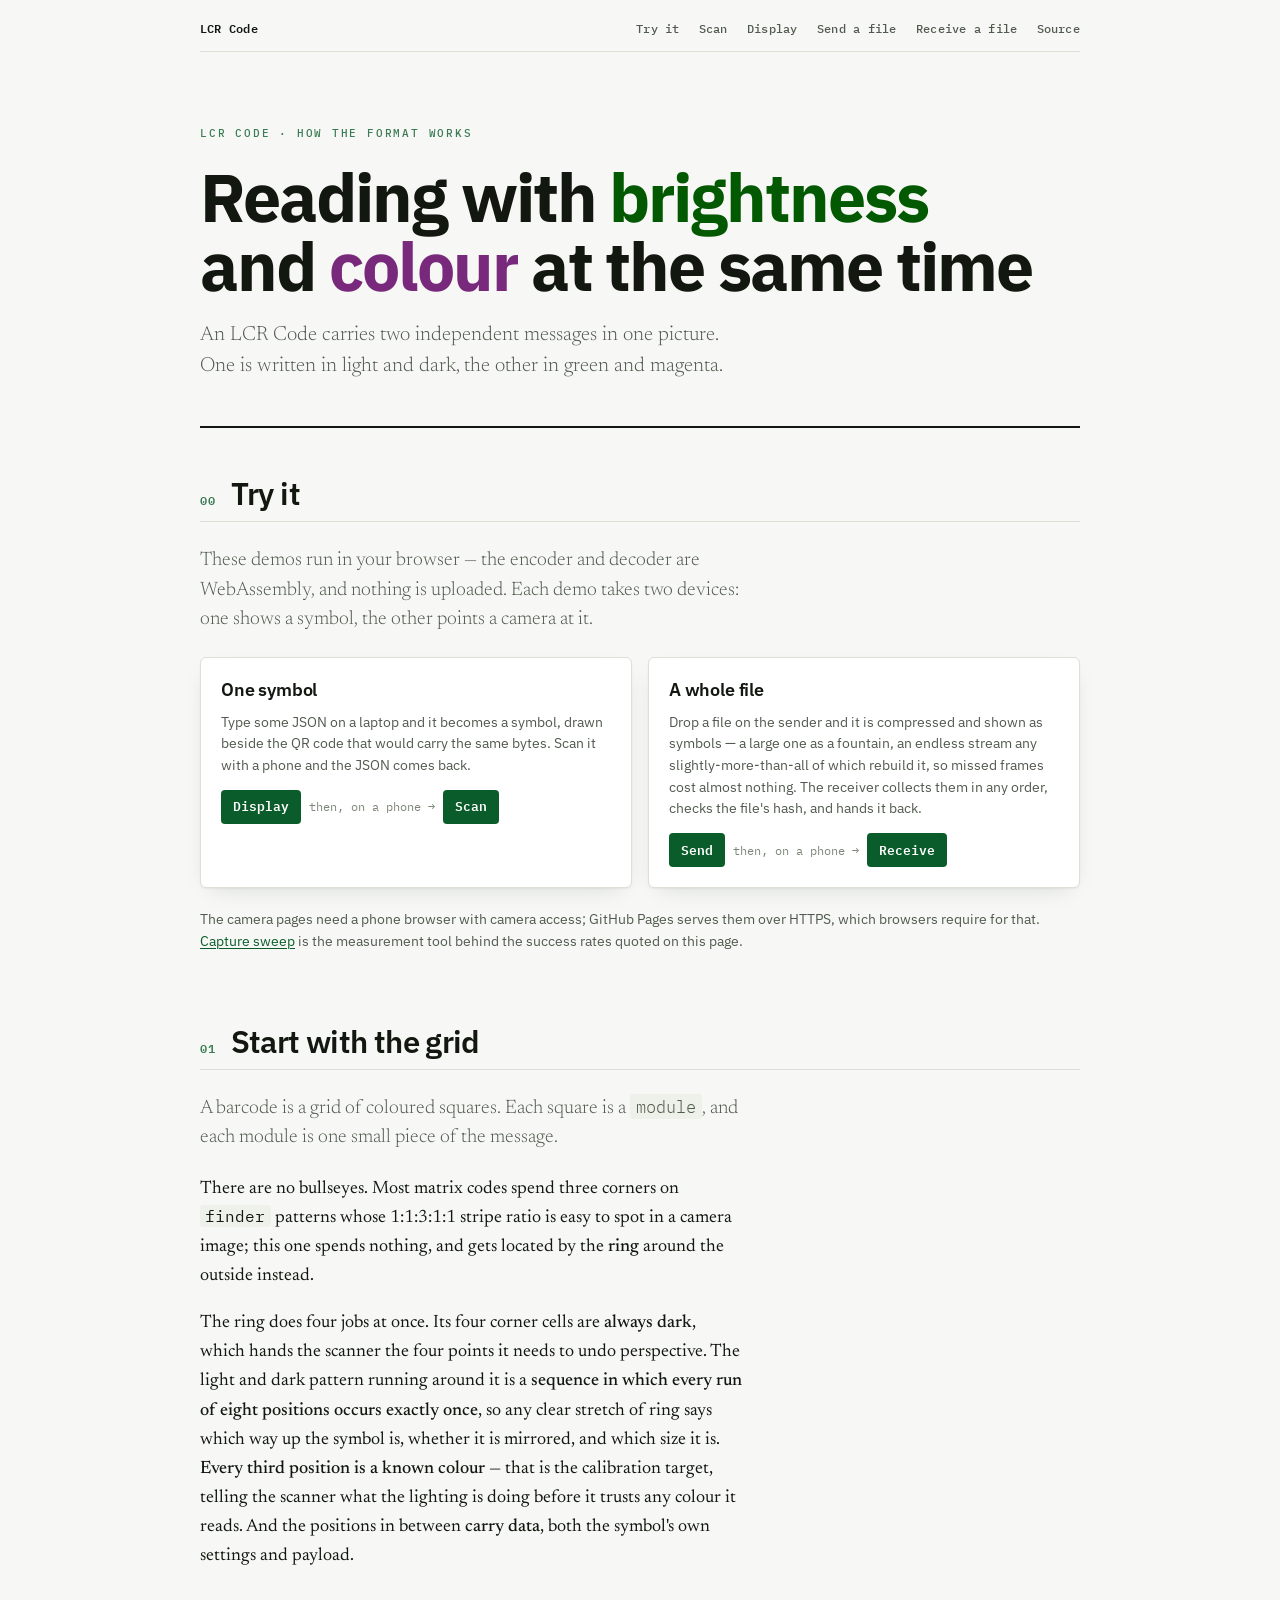
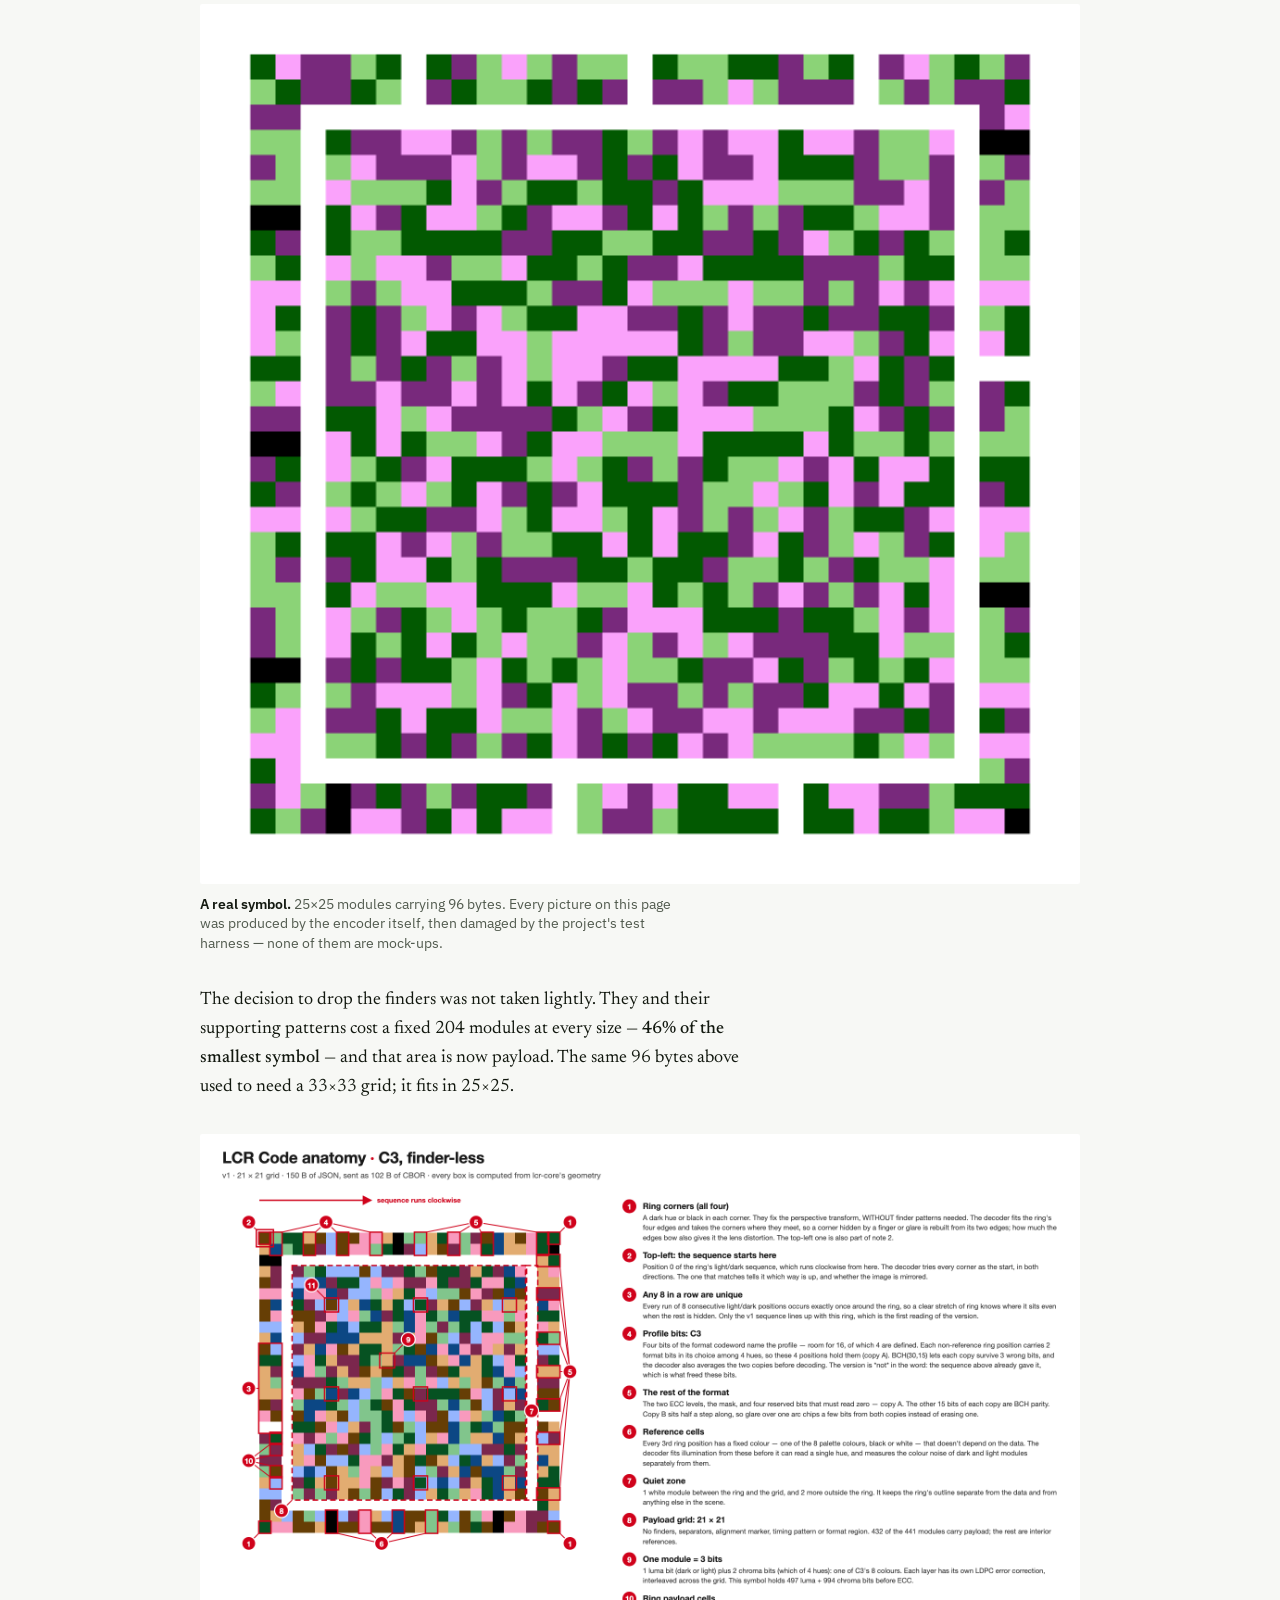
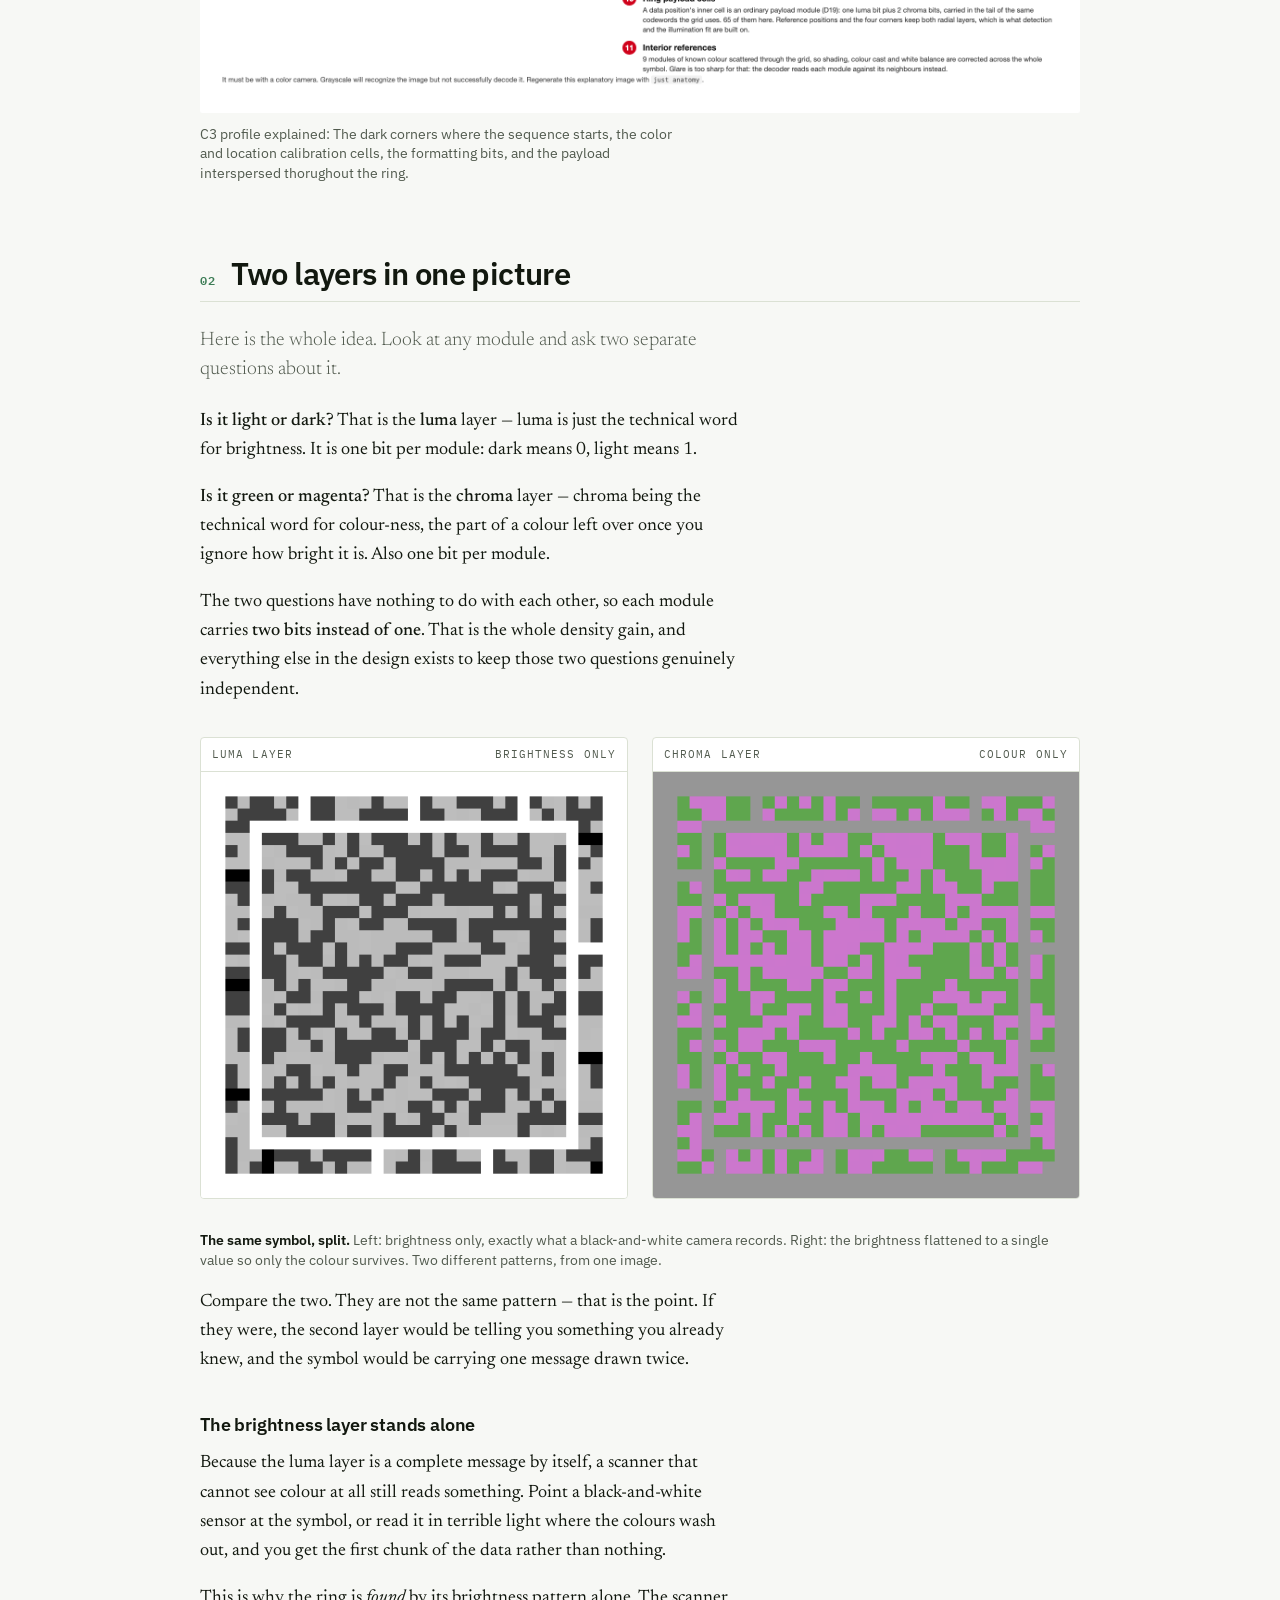
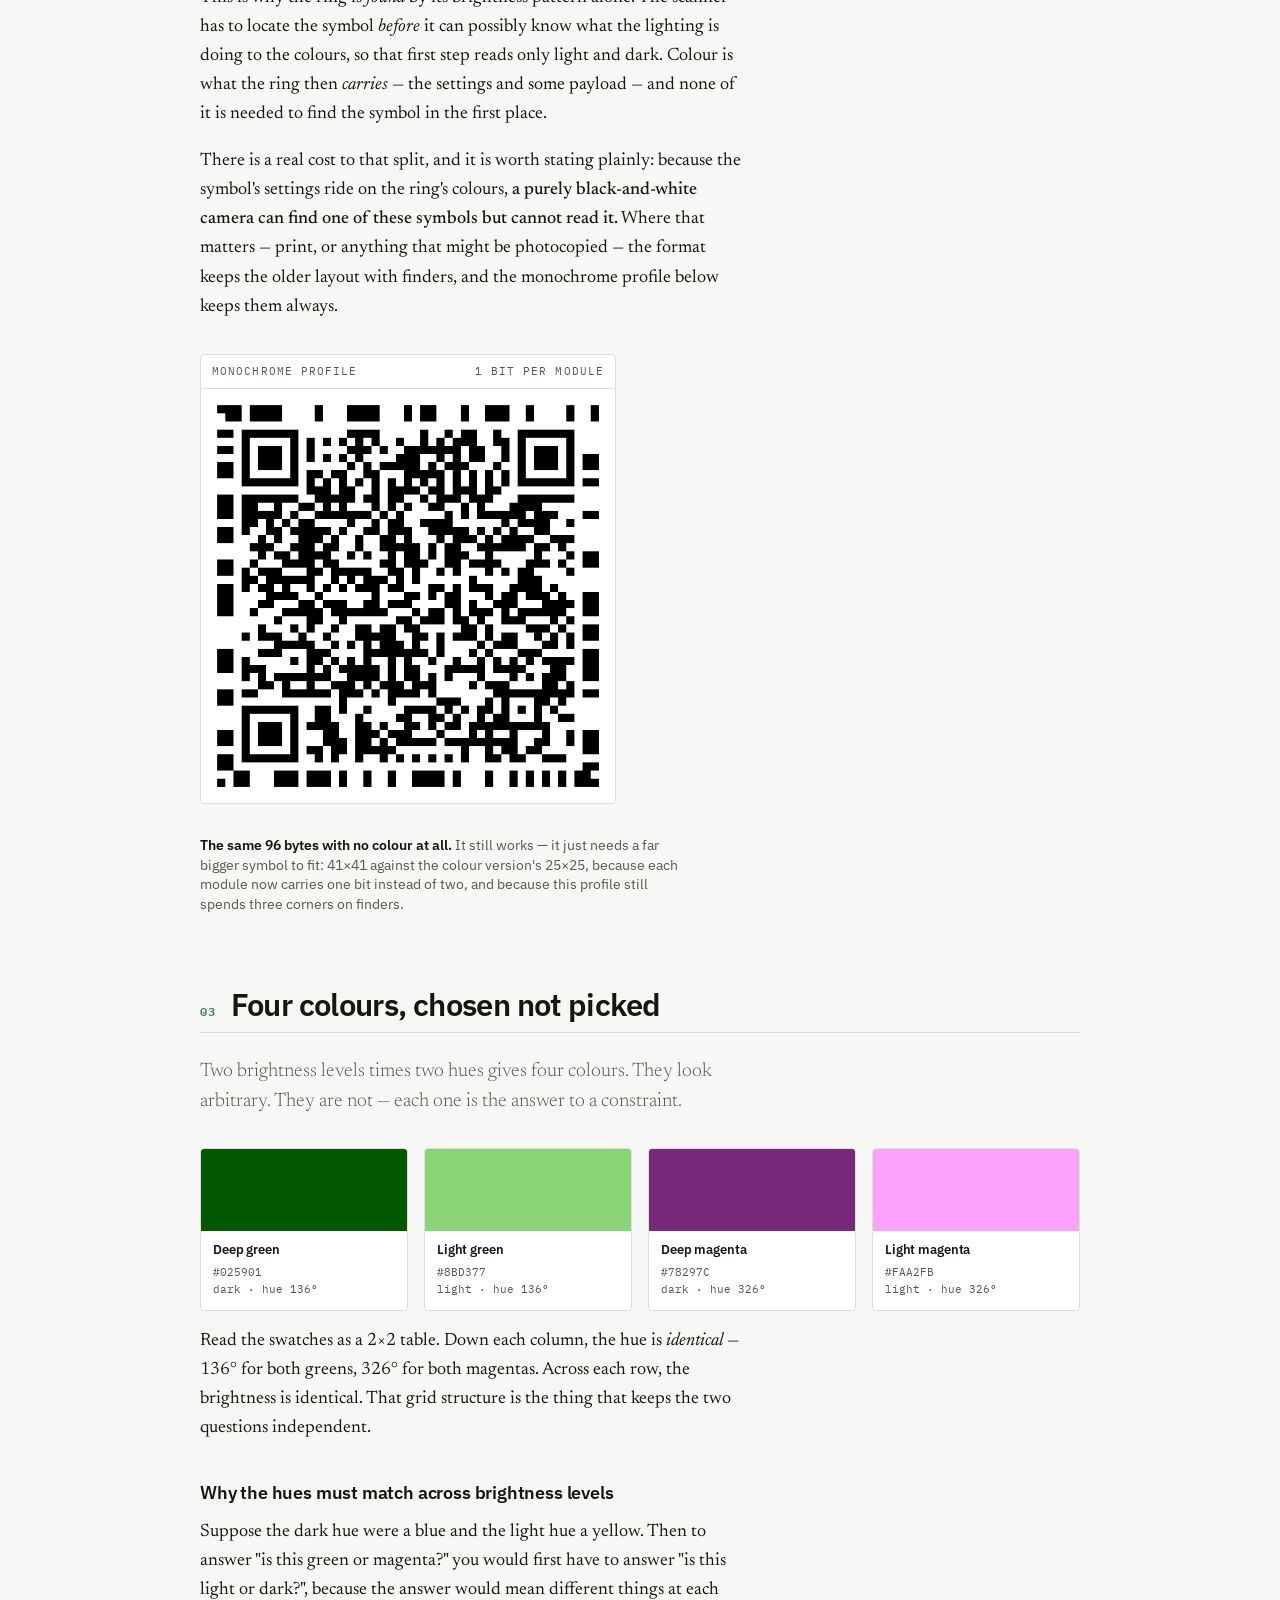
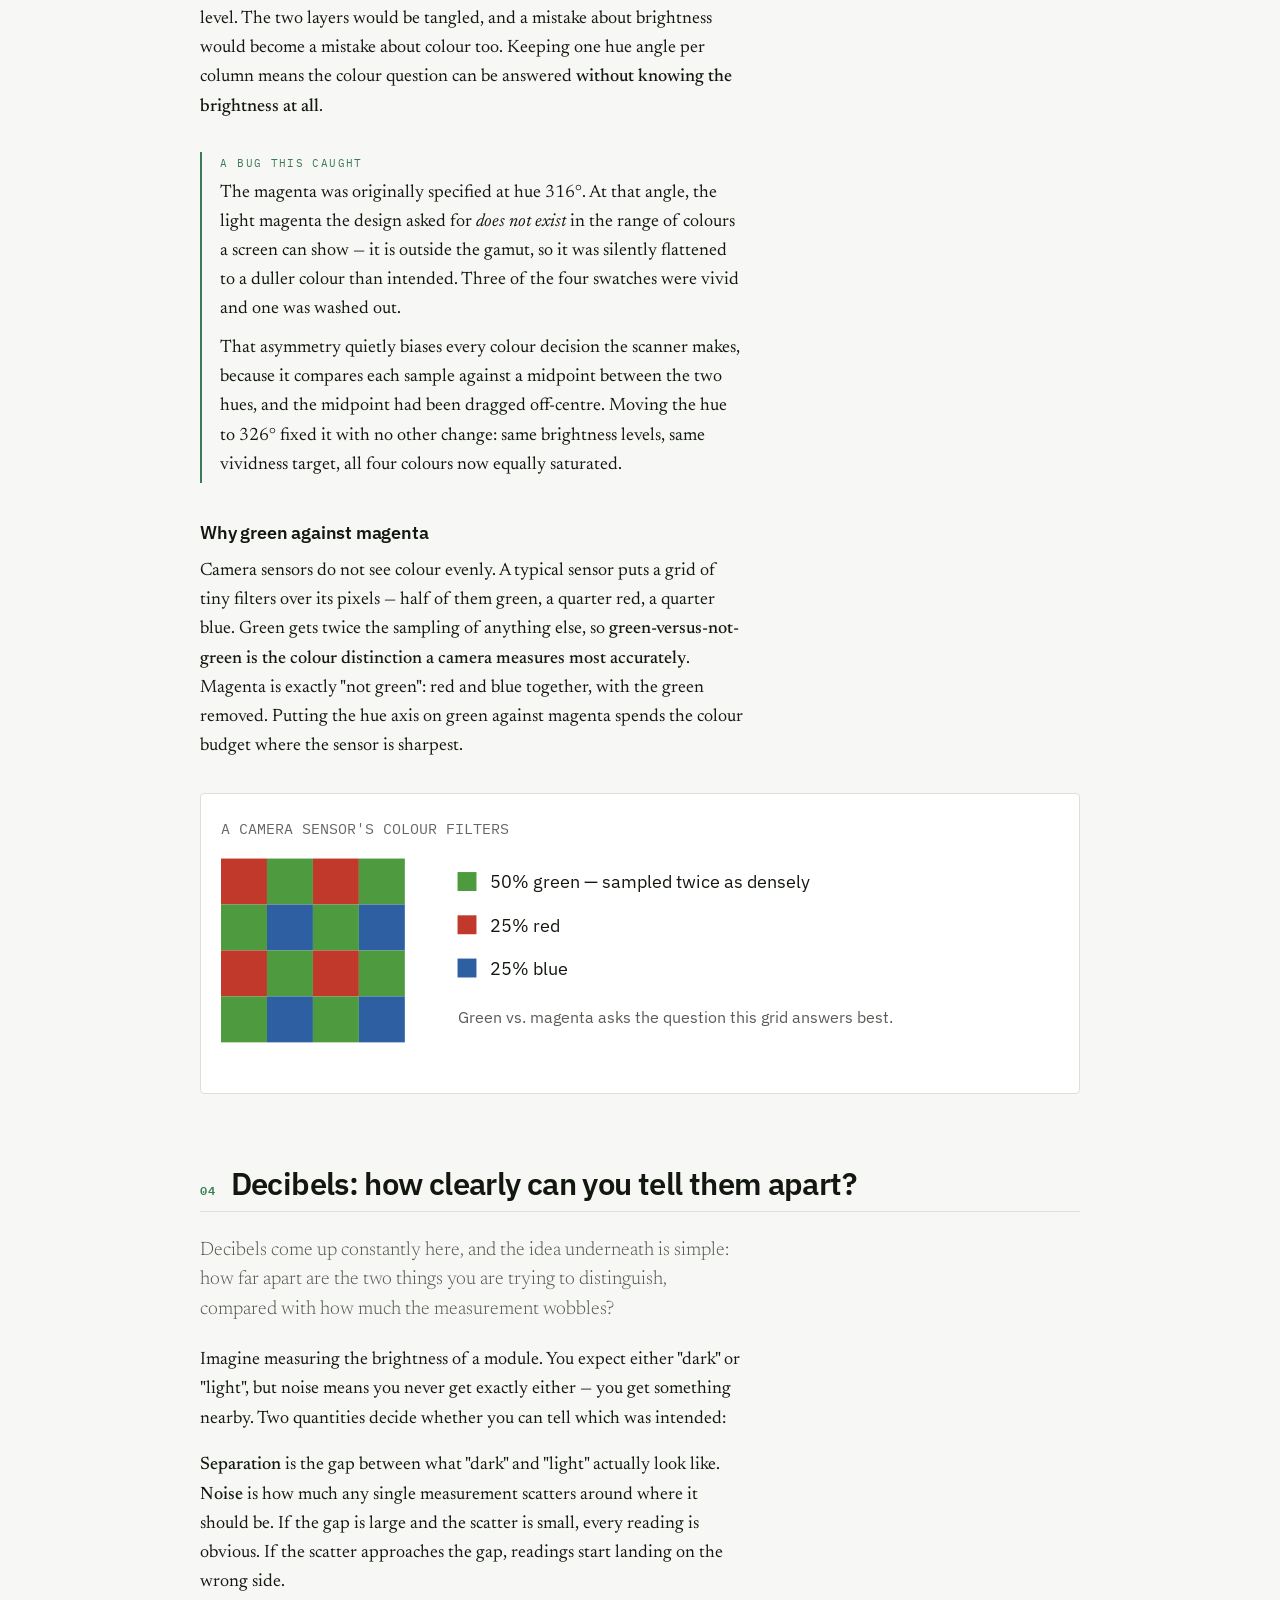
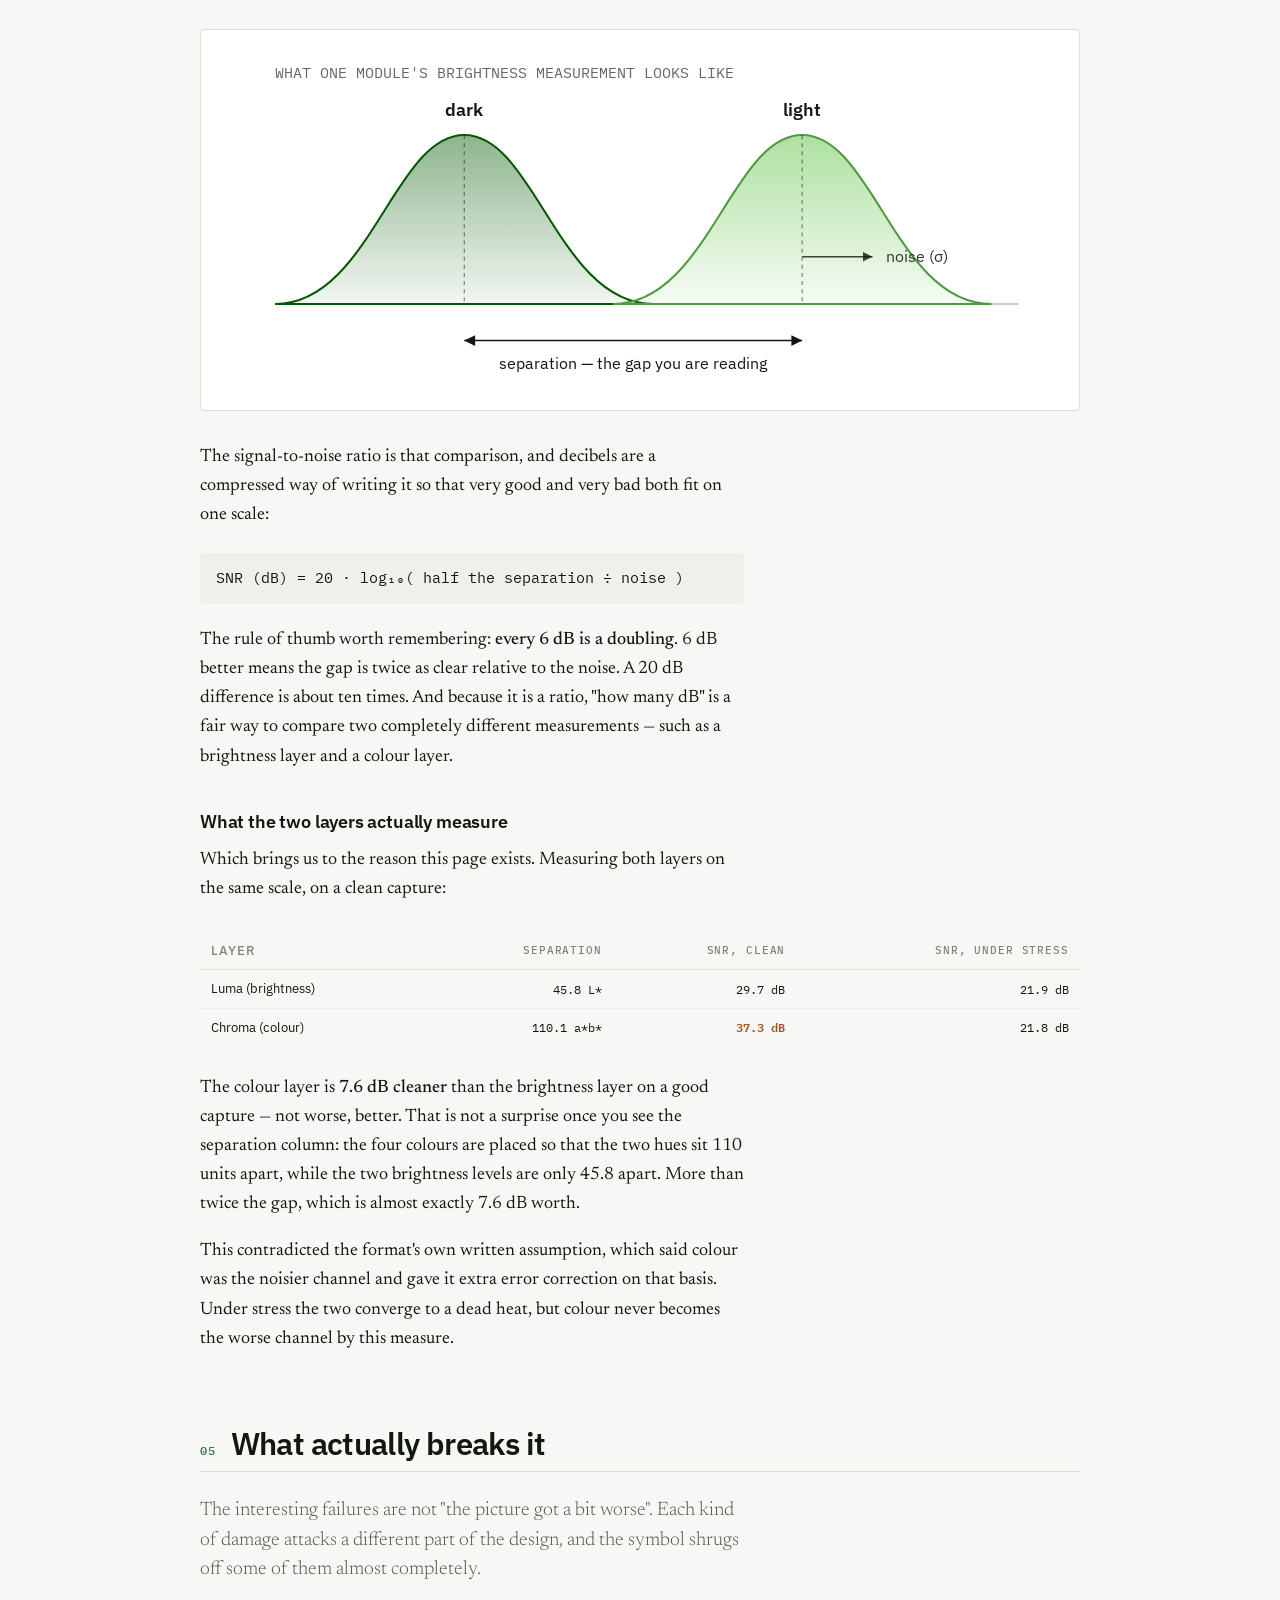
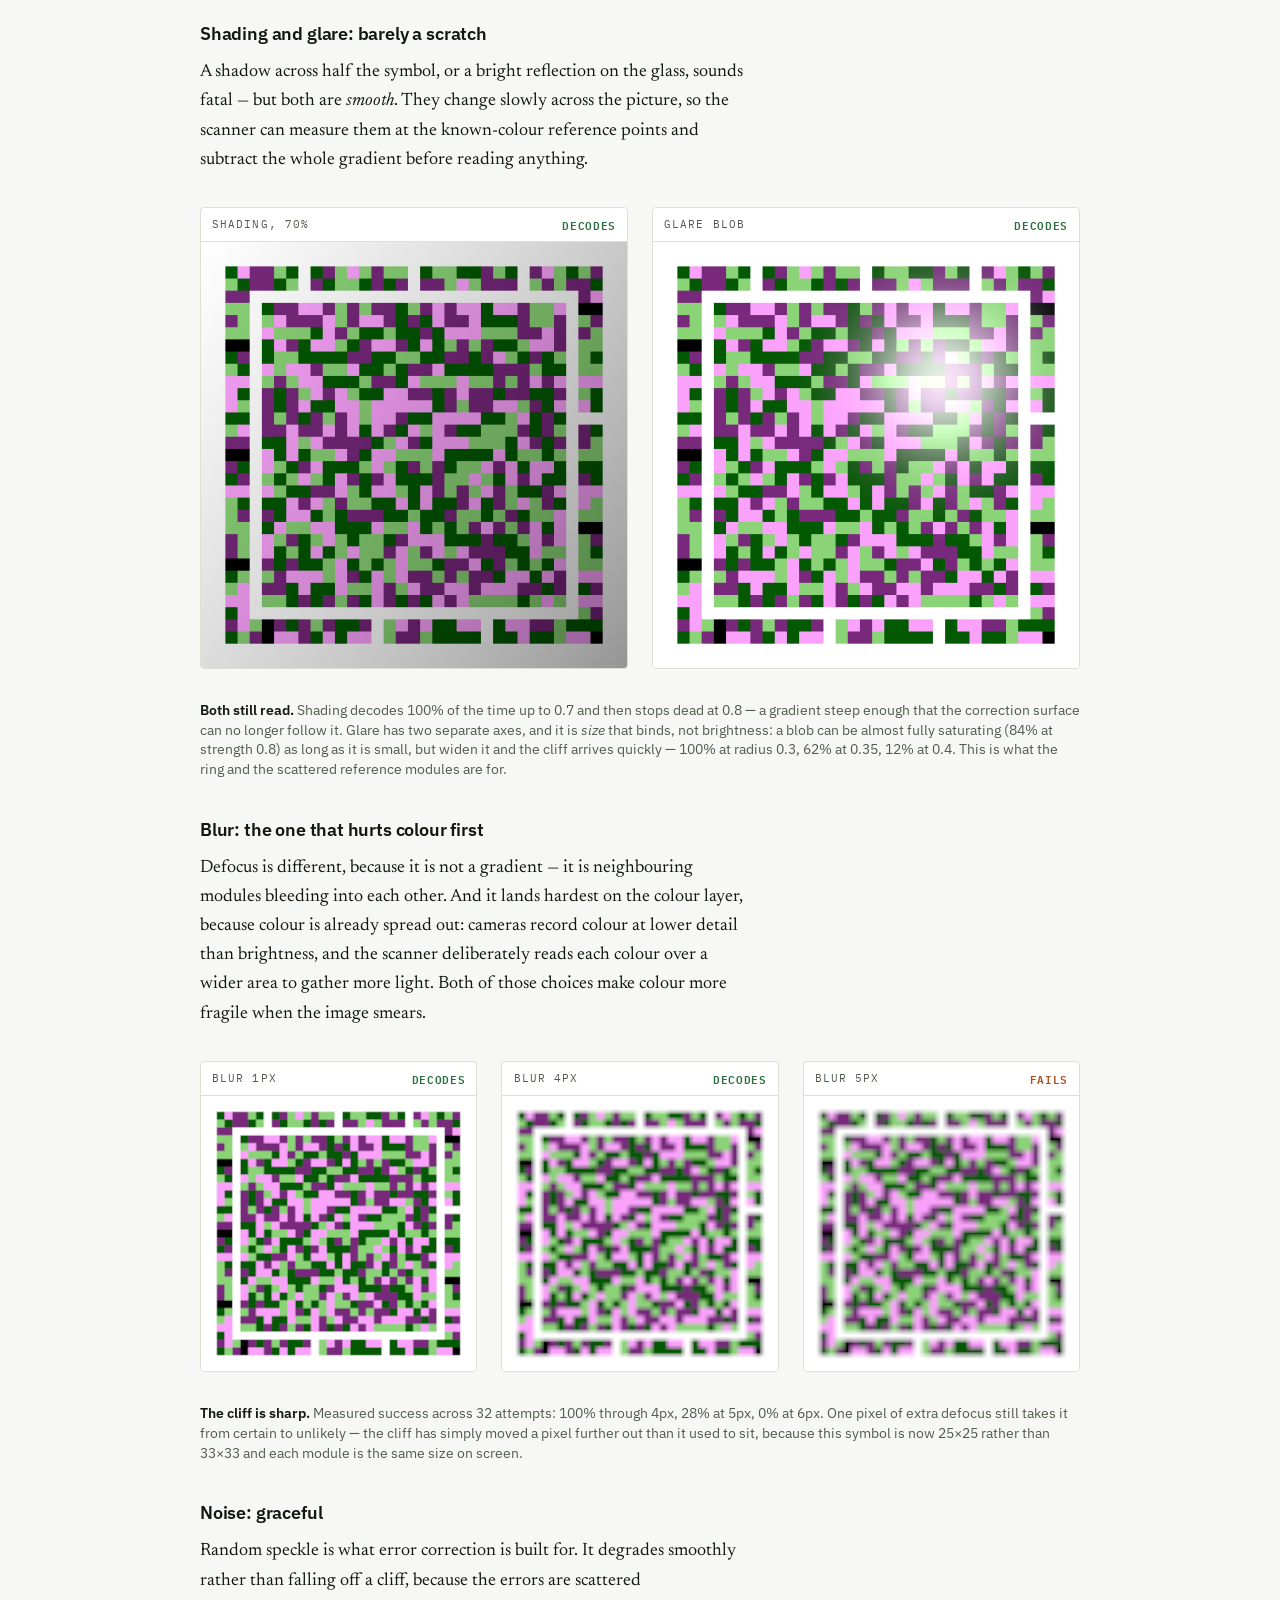
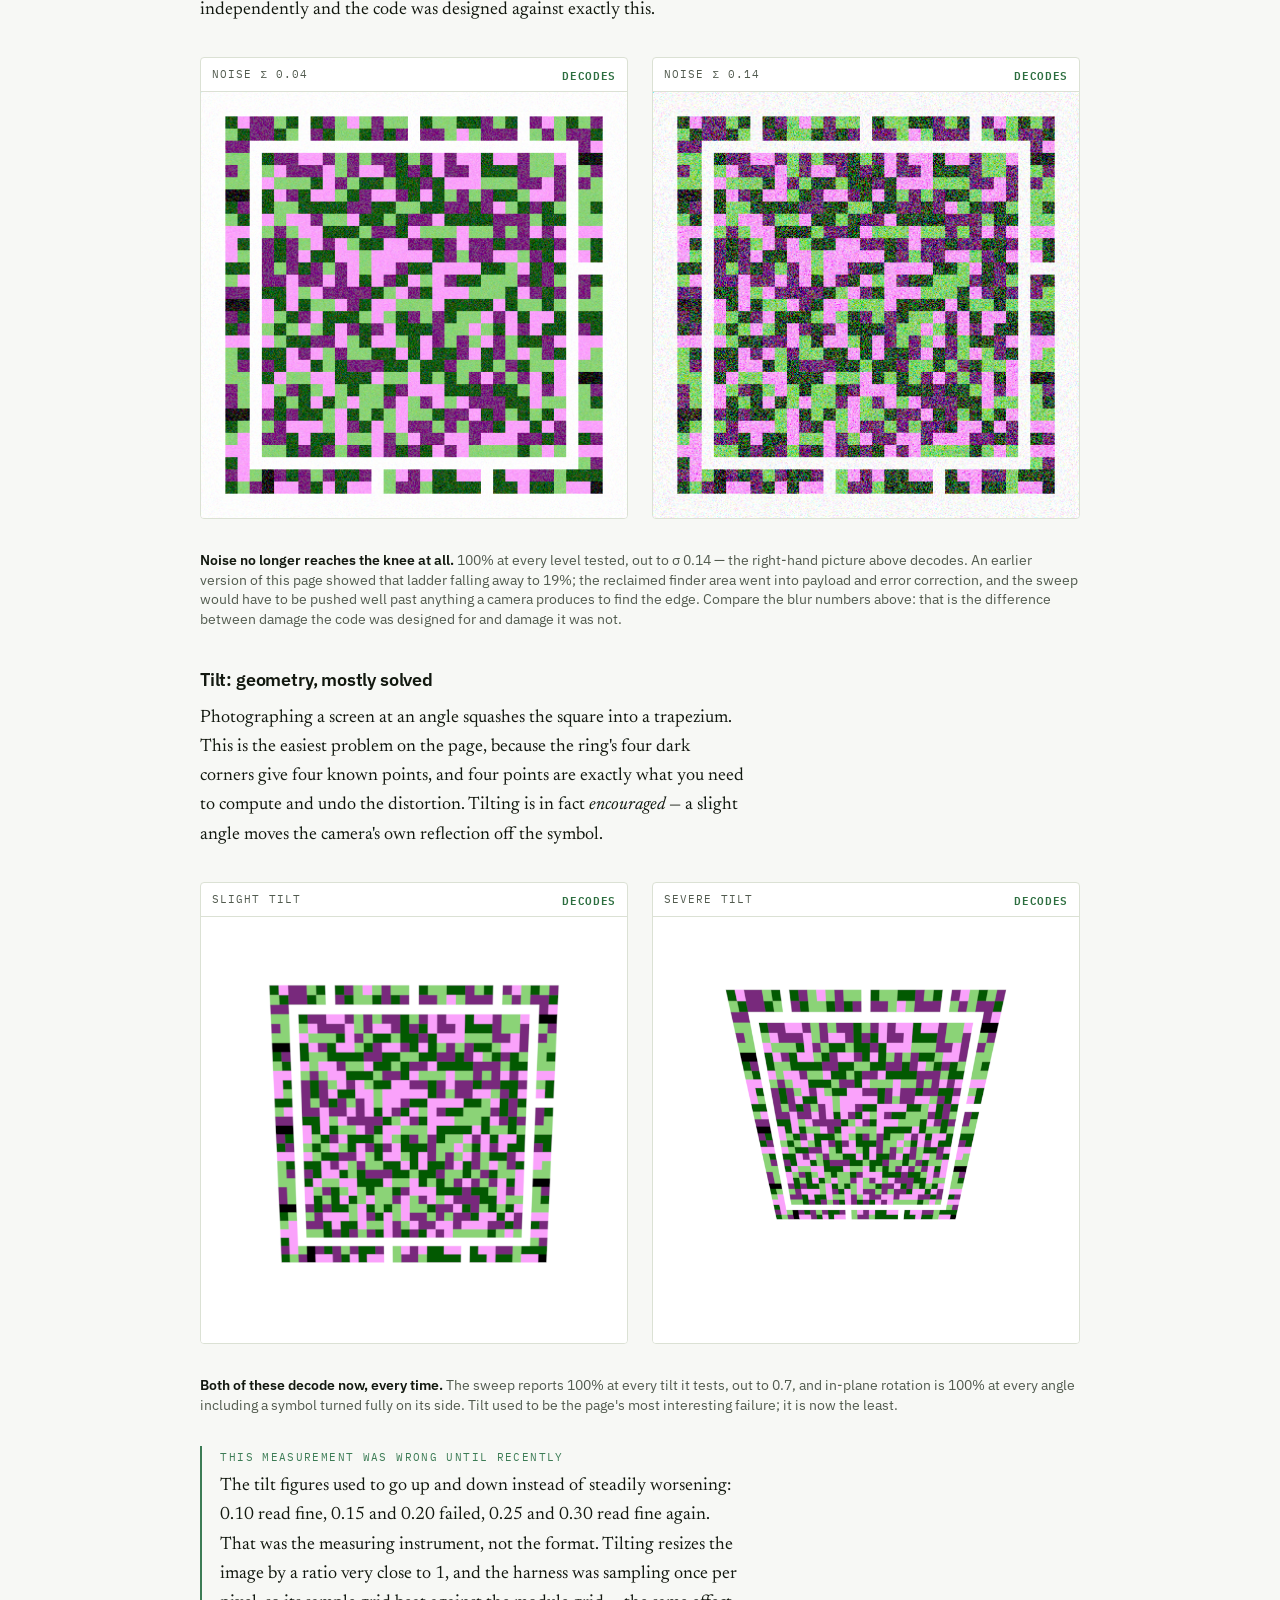
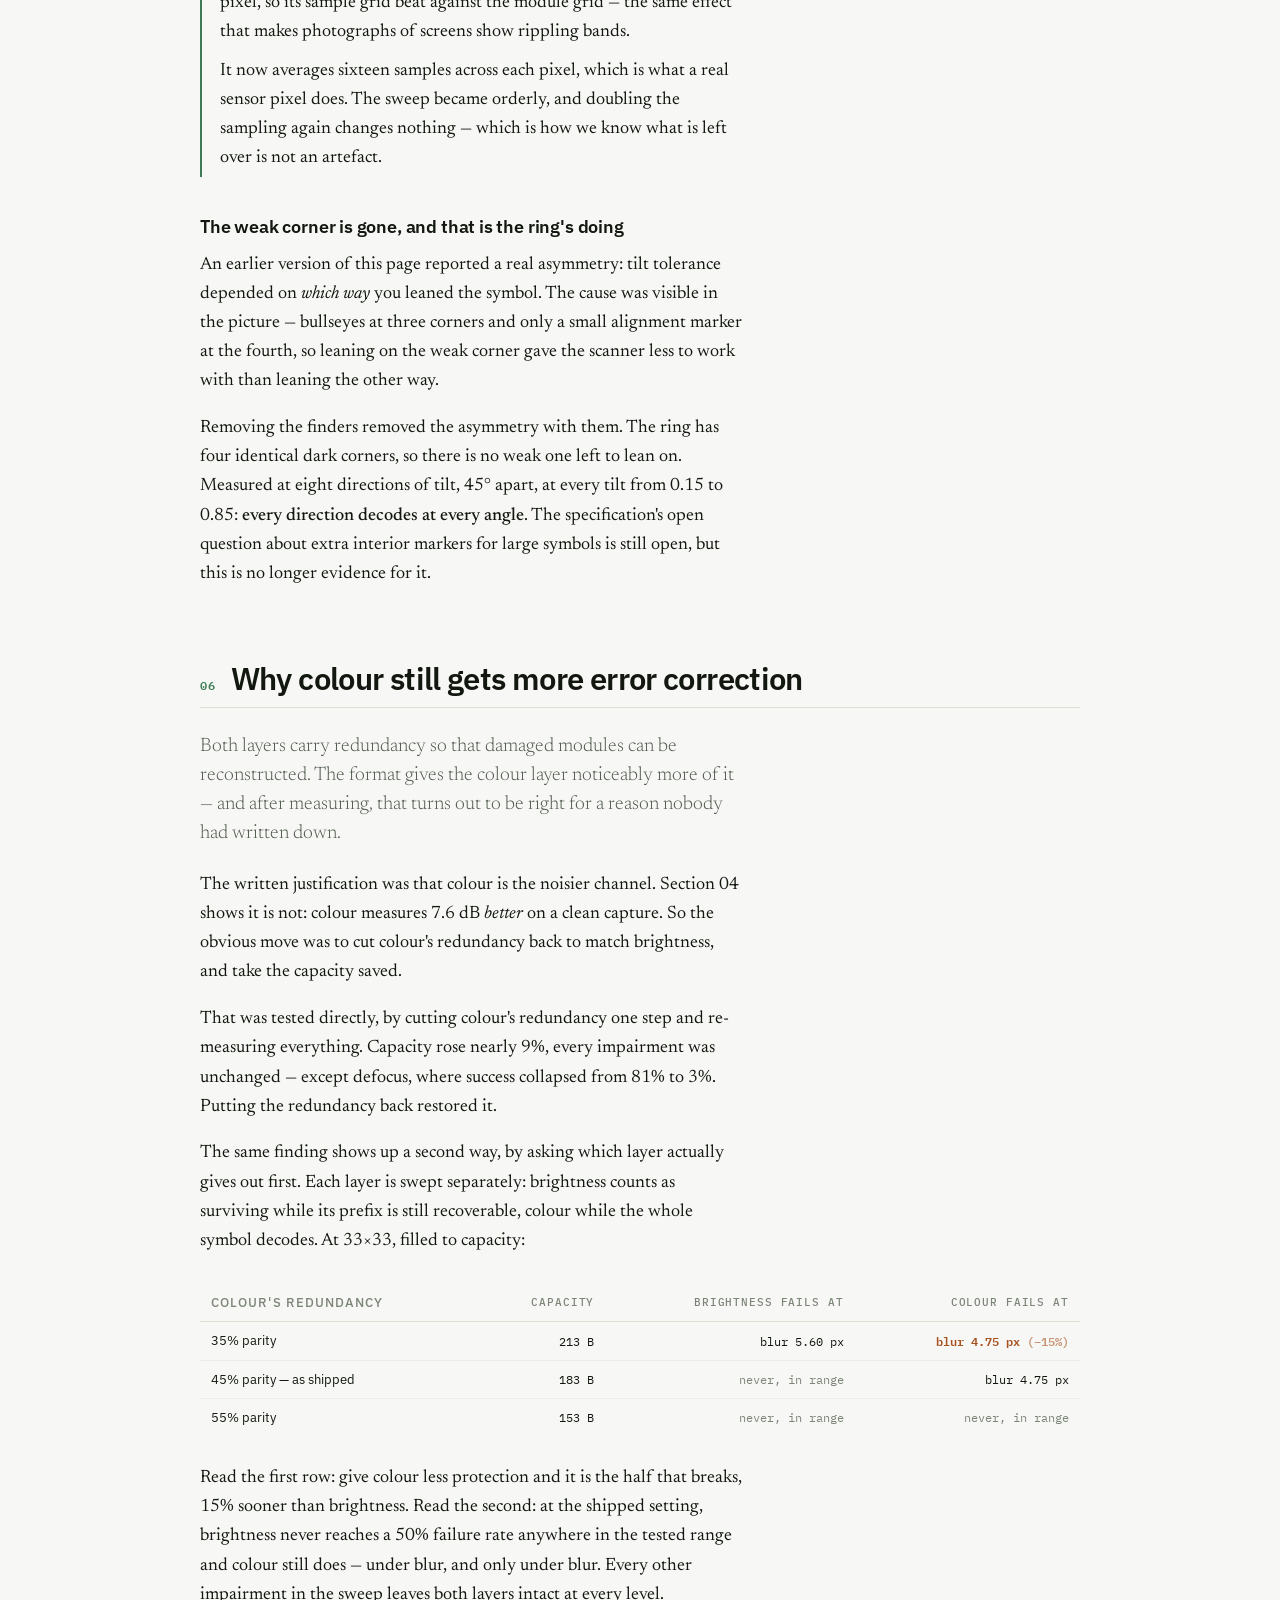
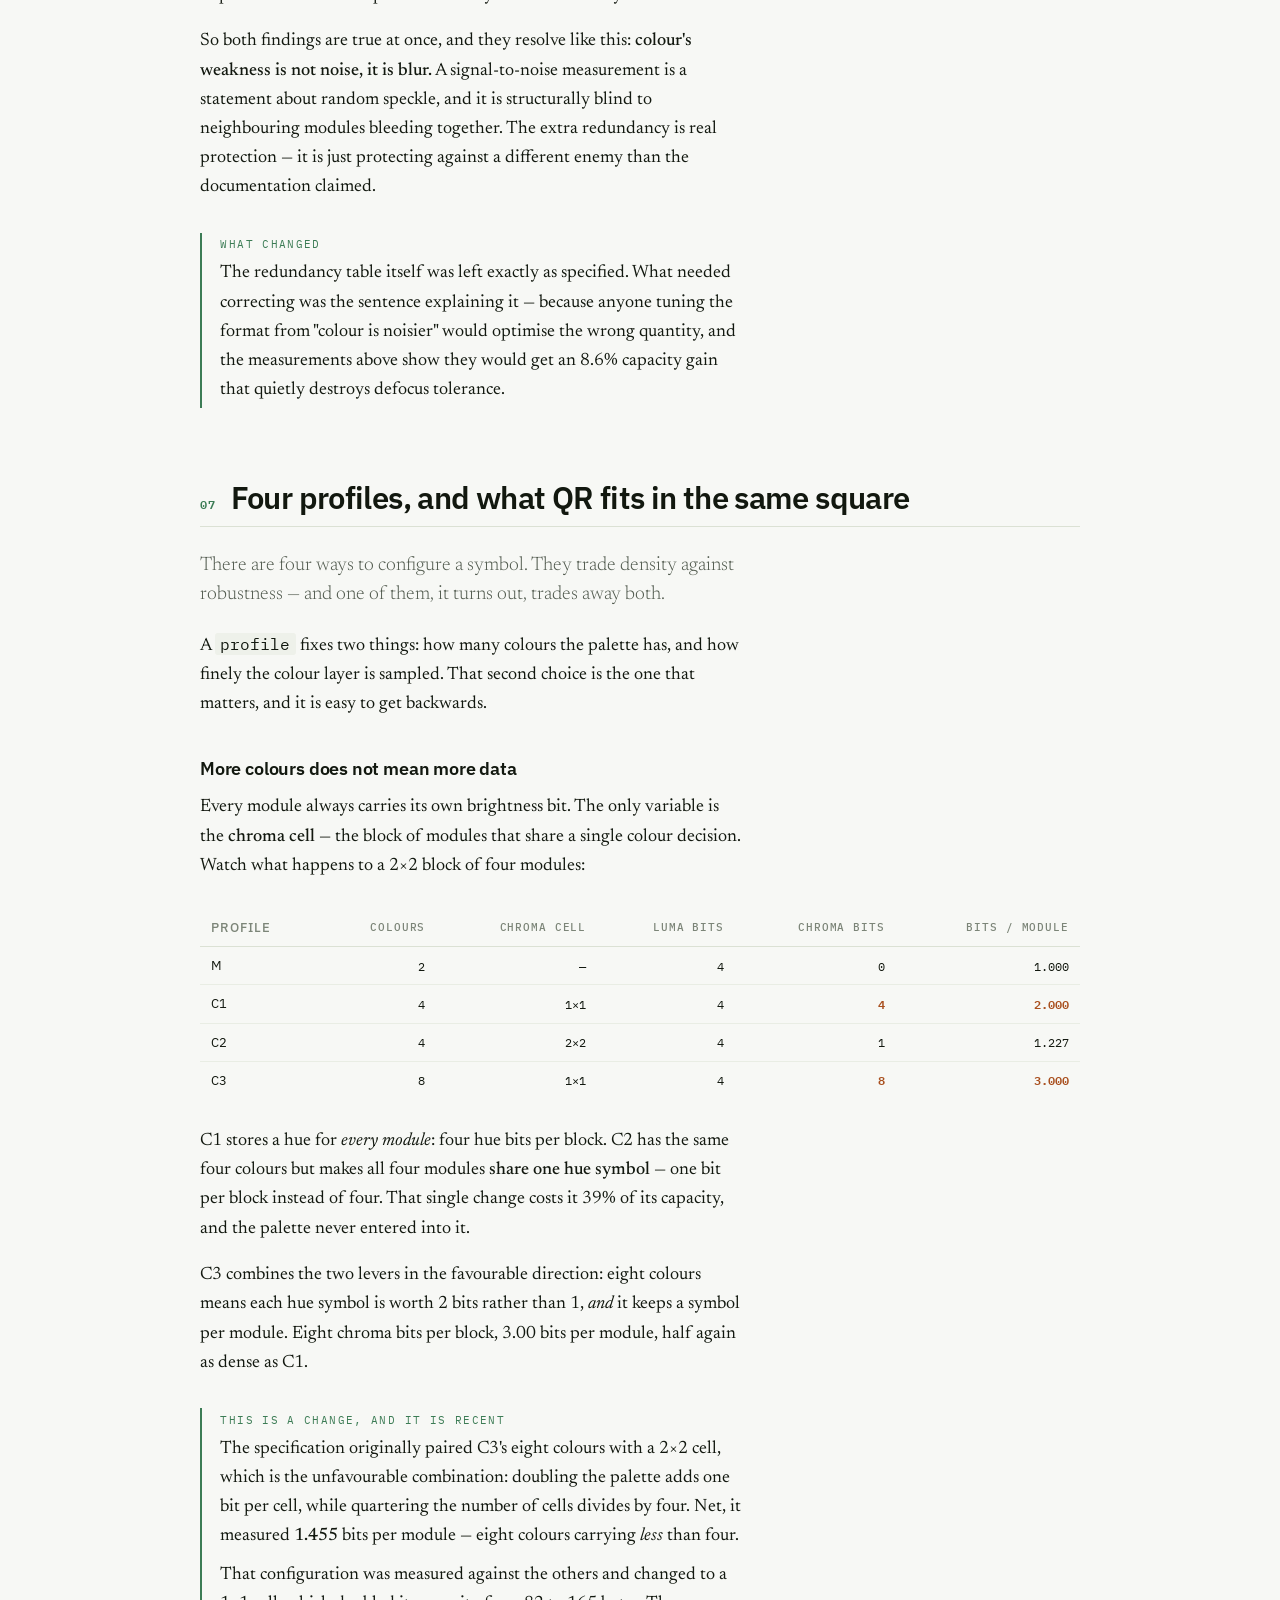
<file: docs/explainer.html>
<!doctype html>
<html lang="en">
<head>
<meta charset="utf-8">
<meta name="viewport" content="width=device-width, initial-scale=1">
<style>
  /* Matches the reset the Artifact host injects, so the page renders identically
     whether it is opened from disk or served as a published artifact. */
  :root { color-scheme: light dark; }
  body { margin: 0; }
  img { max-width: 100%; }
  [hidden] { display: none !important; }
</style>
<title>LCR Code</title>
<link rel="preconnect" href="https://fonts.googleapis.com">
<link rel="preconnect" href="https://fonts.gstatic.com" crossorigin>
<link rel="stylesheet" href="https://fonts.googleapis.com/css2?family=IBM+Plex+Mono:wght@400;500;600&family=IBM+Plex+Sans:wght@400;500;600;700&family=Newsreader:opsz,wght@6..72,300;6..72,400;6..72,500&display=swap">
<style>
:root {
  --paper:      #F7F8F5;
  --surface:    #FFFFFF;
  --sunk:       #EEF1EA;
  --ink:        #12180F;
  --ink-soft:   #515A4E;
  --ink-faint:  #7C8578;
  --rule:       #DBE1D4;
  --rule-soft:  #E9EDE4;

  /* The symbol's own four colours. These are data, not decoration:
     brightness carries luma, hue carries chroma. */
  --luma-dark:    #025901;
  --luma-light:   #8BD377;
  --chroma-dark:  #78297C;
  --chroma-light: #FAA2FB;

  --accent:     #0A5D2A;
  --accent-dim: #3C7C55;
  --warn:       #A9501F;
  --good:       #2C6E3F;

  --shadow: 0 1px 2px rgba(18,24,15,.05), 0 8px 24px -12px rgba(18,24,15,.18);

  --col: 34rem;
  --wide: 58rem;
}

@media (prefers-color-scheme: dark) {
  :root:not([data-theme="light"]) {
    --paper:     #0C100A;
    --surface:   #151A12;
    --sunk:      #1B2117;
    --ink:       #E9EEE4;
    --ink-soft:  #A3AC9C;
    --ink-faint: #767F70;
    --rule:      #2A3225;
    --rule-soft: #1F261C;
    --accent:     #7FD0A0;
    --accent-dim: #5C9E78;
    --warn:      #E0A070;
    --good:      #7FD0A0;
    --shadow: 0 1px 2px rgba(0,0,0,.5), 0 10px 30px -14px rgba(0,0,0,.7);
  }
}
:root[data-theme="dark"] {
  --paper:     #0C100A;
  --surface:   #151A12;
  --sunk:      #1B2117;
  --ink:       #E9EEE4;
  --ink-soft:  #A3AC9C;
  --ink-faint: #767F70;
  --rule:      #2A3225;
  --rule-soft: #1F261C;
  --accent:     #7FD0A0;
  --accent-dim: #5C9E78;
  --warn:      #E0A070;
  --good:      #7FD0A0;
  --shadow: 0 1px 2px rgba(0,0,0,.5), 0 10px 30px -14px rgba(0,0,0,.7);
}

* { box-sizing: border-box; }

body {
  background: var(--paper);
  color: var(--ink);
  font-family: "Newsreader", Georgia, "Times New Roman", serif;
  font-size: 1.125rem;
  line-height: 1.62;
  -webkit-font-smoothing: antialiased;
}

.wrap {
  max-width: var(--wide);
  margin: 0 auto;
  padding: 0 1.5rem 6rem;
}

/* ---------- masthead ---------- */

.masthead {
  padding: 4.5rem 0 2.75rem;
  border-bottom: 2px solid var(--ink);
  margin-bottom: 3rem;
}
.eyebrow {
  font-family: "IBM Plex Mono", ui-monospace, Menlo, monospace;
  font-size: .7rem;
  font-weight: 500;
  letter-spacing: .16em;
  text-transform: uppercase;
  color: var(--accent-dim);
  margin: 0 0 1.25rem;
}
h1 {
  font-family: "IBM Plex Sans", system-ui, sans-serif;
  font-weight: 700;
  font-size: clamp(2.5rem, 7vw, 4.25rem);
  line-height: 1.02;
  letter-spacing: -.03em;
  text-wrap: balance;
  margin: 0 0 1.25rem;
}
h1 .lu { color: var(--luma-dark); }
h1 .ch { color: var(--chroma-dark); }
:root[data-theme="dark"] h1 .lu,
:root[data-theme="dark"] h1 .ch { color: inherit; }
@media (prefers-color-scheme: dark) {
  :root:not([data-theme="light"]) h1 .lu { color: var(--luma-light); }
  :root:not([data-theme="light"]) h1 .ch { color: var(--chroma-light); }
}
:root[data-theme="dark"] h1 .lu { color: var(--luma-light); }
:root[data-theme="dark"] h1 .ch { color: var(--chroma-light); }

.standfirst {
  max-width: var(--col);
  font-size: 1.28rem;
  line-height: 1.5;
  color: var(--ink-soft);
  margin: 0;
  font-weight: 300;
}

/* ---------- site bar and demos ---------- */

.sitenav {
  display: flex;
  flex-wrap: wrap;
  align-items: baseline;
  gap: .35rem 1.2rem;
  padding: 1.1rem 0 .8rem;
  border-bottom: 1px solid var(--rule);
  font-family: "IBM Plex Mono", ui-monospace, Menlo, monospace;
  font-size: .78rem;
  font-weight: 500;
  letter-spacing: .02em;
}
.sitenav a { color: var(--ink-soft); text-decoration: none; }
.sitenav a:hover, .sitenav a:focus-visible { color: var(--accent); }
.sitenav .home { color: var(--ink); font-weight: 600; margin-right: auto; }

.tryit {
  display: grid;
  grid-template-columns: repeat(auto-fit, minmax(16rem, 1fr));
  gap: 1rem;
  margin: 0 0 1.25rem;
}
.demo {
  background: var(--surface);
  border: 1px solid var(--rule);
  border-radius: 6px;
  box-shadow: var(--shadow);
  padding: 1.15rem 1.25rem 1.2rem;
}
.demo h3 { margin: 0 0 .4rem; }
.demo p {
  font-family: "IBM Plex Sans", system-ui, sans-serif;
  font-size: .9rem;
  line-height: 1.5;
  color: var(--ink-soft);
  margin: 0 0 .9rem;
}
.steps { display: flex; flex-wrap: wrap; align-items: center; gap: .5rem; }
.steps a {
  font-family: "IBM Plex Mono", ui-monospace, monospace;
  font-size: .82rem;
  font-weight: 600;
  text-decoration: none;
  color: var(--surface);
  background: var(--accent);
  padding: .4rem .75rem;
  border-radius: 4px;
}
.steps a:hover, .steps a:focus-visible { background: var(--accent-dim); }
.steps .then {
  font-family: "IBM Plex Mono", ui-monospace, monospace;
  font-size: .75rem;
  color: var(--ink-faint);
}
.tryfoot {
  font-family: "IBM Plex Sans", system-ui, sans-serif;
  font-size: .85rem;
  color: var(--ink-soft);
  max-width: var(--wide);
}

/* ---------- sections ---------- */

section { margin: 0 0 4.5rem; }

.shead {
  display: flex;
  align-items: baseline;
  gap: .9rem;
  margin: 0 0 1.5rem;
  padding-bottom: .6rem;
  border-bottom: 1px solid var(--rule);
}
.snum {
  font-family: "IBM Plex Mono", ui-monospace, monospace;
  font-size: .72rem;
  font-weight: 600;
  color: var(--accent-dim);
  letter-spacing: .1em;
  flex: none;
}
h2 {
  font-family: "IBM Plex Sans", system-ui, sans-serif;
  font-weight: 600;
  font-size: clamp(1.5rem, 3vw, 1.95rem);
  letter-spacing: -.02em;
  line-height: 1.15;
  margin: 0;
  text-wrap: balance;
}
h3 {
  font-family: "IBM Plex Sans", system-ui, sans-serif;
  font-weight: 600;
  font-size: 1.1rem;
  letter-spacing: -.01em;
  margin: 2.25rem 0 .6rem;
  text-wrap: balance;
}

p { max-width: var(--col); margin: 0 0 1.1rem; }
p.widep { max-width: var(--wide); }

a { color: var(--accent); text-decoration-thickness: 1px; text-underline-offset: 2px; }

strong { font-weight: 500; color: var(--ink); }
em.term {
  font-style: normal;
  font-family: "IBM Plex Mono", ui-monospace, monospace;
  font-size: .88em;
  background: var(--sunk);
  padding: .08em .34em;
  border-radius: 3px;
}

.lead {
  font-size: 1.22rem;
  line-height: 1.5;
  color: var(--ink-soft);
  font-weight: 300;
  max-width: var(--col);
  margin-bottom: 1.4rem;
}

/* ---------- figures ---------- */

figure { margin: 2rem 0; }
figure img {
  display: block;
  width: 100%;
  height: auto;
  border-radius: 2px;
  background: var(--sunk);
}
figcaption {
  font-family: "IBM Plex Sans", system-ui, sans-serif;
  font-size: .85rem;
  line-height: 1.45;
  color: var(--ink-soft);
  margin-top: .7rem;
  max-width: 30rem;
}
figcaption b {
  font-weight: 600;
  color: var(--ink);
}

.trio, .duo {
  display: grid;
  gap: 1.5rem;
  margin: 2rem 0;
}
.trio { grid-template-columns: repeat(auto-fit, minmax(190px, 1fr)); }
.duo  { grid-template-columns: repeat(auto-fit, minmax(240px, 1fr)); }
.trio figure, .duo figure { margin: 0; }

.plate {
  border: 1px solid var(--rule);
  border-radius: 4px;
  overflow: hidden;
  background: var(--surface);
}
.plate img { border-radius: 0; }
.platelabel {
  font-family: "IBM Plex Mono", ui-monospace, monospace;
  font-size: .66rem;
  letter-spacing: .1em;
  text-transform: uppercase;
  padding: .5rem .7rem;
  border-bottom: 1px solid var(--rule);
  color: var(--ink-soft);
  display: flex;
  justify-content: space-between;
  gap: .5rem;
  align-items: center;
}
.verdict {
  font-weight: 600;
  letter-spacing: .06em;
}
.verdict.ok   { color: var(--good); }
.verdict.fail { color: var(--warn); }

/* ---------- palette swatches ---------- */

.pal {
  display: grid;
  grid-template-columns: repeat(auto-fit, minmax(160px, 1fr));
  gap: 1rem;
  margin: 2rem 0 1rem;
}
.sw {
  border: 1px solid var(--rule);
  border-radius: 4px;
  overflow: hidden;
  background: var(--surface);
}
.chip { height: 82px; }
.swmeta {
  padding: .6rem .75rem .7rem;
  font-family: "IBM Plex Mono", ui-monospace, monospace;
  font-size: .7rem;
  line-height: 1.55;
  color: var(--ink-soft);
}
.swname {
  display: block;
  font-family: "IBM Plex Sans", system-ui, sans-serif;
  font-size: .82rem;
  font-weight: 600;
  color: var(--ink);
  letter-spacing: -.01em;
  margin-bottom: .2rem;
}

/* ---------- data table ---------- */

.tablewrap { overflow-x: auto; margin: 1.75rem 0; }
table {
  border-collapse: collapse;
  width: 100%;
  font-family: "IBM Plex Mono", ui-monospace, monospace;
  font-size: .78rem;
  font-variant-numeric: tabular-nums;
}
th, td {
  padding: .5rem .7rem;
  text-align: right;
  border-bottom: 1px solid var(--rule-soft);
  white-space: nowrap;
}
th:first-child, td:first-child {
  text-align: left;
  font-family: "IBM Plex Sans", system-ui, sans-serif;
  font-size: .82rem;
}
thead th {
  border-bottom: 1px solid var(--rule);
  color: var(--ink-faint);
  font-weight: 500;
  font-size: .68rem;
  letter-spacing: .08em;
  text-transform: uppercase;
}
tbody tr:last-child td { border-bottom: none; }
td.hi { color: var(--warn); font-weight: 600; }
td.lo { color: var(--ink-faint); }

/* ---------- callout ---------- */

.note {
  border-left: 2px solid var(--accent-dim);
  padding: .2rem 0 .2rem 1.15rem;
  margin: 1.9rem 0;
  max-width: var(--col);
}
.note p { margin-bottom: .6rem; }
.note p:last-child { margin-bottom: 0; }
.notelabel {
  font-family: "IBM Plex Mono", ui-monospace, monospace;
  font-size: .66rem;
  letter-spacing: .13em;
  text-transform: uppercase;
  color: var(--accent-dim);
  display: block;
  margin-bottom: .4rem;
}

/* ---------- diagram ---------- */

.diagram {
  background: var(--surface);
  border: 1px solid var(--rule);
  border-radius: 4px;
  padding: 1.5rem 1.25rem 1.1rem;
  margin: 2rem 0;
}
.diagram svg { display: block; width: 100%; height: auto; }

.eq {
  font-family: "IBM Plex Mono", ui-monospace, monospace;
  font-size: .92rem;
  background: var(--sunk);
  border-radius: 4px;
  padding: .85rem 1rem;
  margin: 1.4rem 0;
  max-width: var(--col);
  overflow-x: auto;
  color: var(--ink);
}

.foot {
  border-top: 1px solid var(--rule);
  margin-top: 4rem;
  padding-top: 1.5rem;
  font-size: .92rem;
  color: var(--ink-soft);
}
.foot p { max-width: var(--wide); }

@media (prefers-reduced-motion: reduce) {
  * { animation: none !important; transition: none !important; }
}
</style>
</head>
<body>

<div class="wrap">

<nav class="sitenav" aria-label="LCR Code">
  <a class="home" href="./">LCR Code</a>
  <a href="#try">Try it</a>
  <a href="scan.html">Scan</a>
  <a href="display.html">Display</a>
  <a href="transfer.html">Send a file</a>
  <a href="receive.html">Receive a file</a>
  <a href="https://github.com/TheRincon/lcr-codes">Source</a>
</nav>

<header class="masthead">
  <p class="eyebrow">LCR Code · how the format works</p>
  <h1>Reading with <span class="lu">brightness</span> and <span class="ch">colour</span> at the same time</h1>
  <p class="standfirst">An LCR Code carries two independent messages in one picture. One is written in light and dark, the other in green and magenta.</p>
</header>

<section id="try">
  <div class="shead"><span class="snum">00</span><h2>Try it</h2></div>

  <p class="lead">These demos run in your browser — the encoder and decoder are WebAssembly, and nothing is uploaded. Each demo takes two devices: one shows a symbol, the other points a camera at it.</p>

  <div class="tryit">
    <div class="demo">
      <h3>One symbol</h3>
      <p>Type some JSON on a laptop and it becomes a symbol, drawn beside the QR code that would carry the same bytes. Scan it with a phone and the JSON comes back.</p>
      <div class="steps"><a href="display.html">Display</a><span class="then">then, on a phone →</span><a href="scan.html">Scan</a></div>
    </div>
    <div class="demo">
      <h3>A whole file</h3>
      <p>Drop a file on the sender and it is compressed and shown as symbols — a large one as a fountain, an endless stream any slightly-more-than-all of which rebuild it, so missed frames cost almost nothing. The receiver collects them in any order, checks the file's hash, and hands it back.</p>
      <div class="steps"><a href="transfer.html">Send</a><span class="then">then, on a phone →</span><a href="receive.html">Receive</a></div>
    </div>
  </div>

  <p class="tryfoot">The camera pages need a phone browser with camera access; GitHub Pages serves them over HTTPS, which browsers require for that. <a href="sweep.html">Capture sweep</a> is the measurement tool behind the success rates quoted on this page.</p>
</section>

<section>
  <div class="shead"><span class="snum">01</span><h2>Start with the grid</h2></div>

  <p class="lead">A barcode is a grid of coloured squares. Each square is a <em class="term">module</em>, and each module is one small piece of the message.</p>

  <p>There are no bullseyes. Most matrix codes spend three corners on <em class="term">finder</em> patterns whose 1:1:3:1:1 stripe ratio is easy to spot in a camera image; this one spends nothing, and gets located by the <strong>ring</strong> around the outside instead.</p>

  <p>The ring does four jobs at once. Its four corner cells are <strong>always dark</strong>, which hands the scanner the four points it needs to undo perspective. The light and dark pattern running around it is a <strong>sequence in which every run of eight positions occurs exactly once</strong>, so any clear stretch of ring says which way up the symbol is, whether it is mirrored, and which size it is. <strong>Every third position is a known colour</strong> — that is the calibration target, telling the scanner what the lighting is doing before it trusts any colour it reads. And the positions in between <strong>carry data</strong>, both the symbol's own settings and payload.</p>

  <figure>
    <img src="img/symbol.png" alt="A square LCR Code symbol in green and magenta, with no finder patterns, surrounded by a multicoloured ring." width="540" height="540">
    <figcaption><b>A real symbol.</b> 25×25 modules carrying 96 bytes. Every picture on this page was produced by the encoder itself, then damaged by the project's test harness — none of them are mock-ups.</figcaption>
  </figure>

  <p>The decision to drop the finders was not taken lightly. They and their supporting patterns cost a fixed 204 modules at every size — <strong>46% of the smallest symbol</strong> — and that area is now payload. The same 96 bytes above used to need a 33×33 grid; it fits in 25×25.</p>

  <figure>
    <img src="../examples/anatomy-c3.png" alt="An annotated LCR Code symbol with every structural part boxed in red and numbered, and a legend explaining each one." width="950">
    <figcaption>C3 profile explained: The dark corners where the sequence starts, the color and location calibration cells, the formatting bits, and the payload interspersed thorughout the ring.</figcaption>
  </figure>
</section>

<section>
  <div class="shead"><span class="snum">02</span><h2>Two layers in one picture</h2></div>

  <p class="lead">Here is the whole idea. Look at any module and ask two separate questions about it.</p>

  <p><strong>Is it light or dark?</strong> That is the <strong>luma</strong> layer — luma is just the technical word for brightness. It is one bit per module: dark means 0, light means 1.</p>

  <p><strong>Is it green or magenta?</strong> That is the <strong>chroma</strong> layer — chroma being the technical word for colour-ness, the part of a colour left over once you ignore how bright it is. Also one bit per module.</p>

  <p>The two questions have nothing to do with each other, so each module carries <strong>two bits instead of one</strong>. That is the whole density gain, and everything else in the design exists to keep those two questions genuinely independent.</p>

  <div class="duo">
    <figure class="plate">
      <div class="platelabel"><span>Luma layer</span><span>brightness only</span></div>
      <img src="img/layer-luma.png" alt="The same symbol converted to greyscale, still showing a clear pattern of light and dark squares." width="540" height="540">
    </figure>
    <figure class="plate">
      <div class="platelabel"><span>Chroma layer</span><span>colour only</span></div>
      <img src="img/layer-chroma.png" alt="The same symbol with every square forced to the same brightness, leaving only a green and magenta pattern." width="540" height="540">
    </figure>
  </div>
  <p class="widep"><figcaption style="max-width:var(--wide)"><b>The same symbol, split.</b> Left: brightness only, exactly what a black-and-white camera records. Right: the brightness flattened to a single value so only the colour survives. Two different patterns, from one image.</figcaption></p>

  <p>Compare the two. They are not the same pattern — that is the point. If they were, the second layer would be telling you something you already knew, and the symbol would be carrying one message drawn twice.</p>

  <h3>The brightness layer stands alone</h3>

  <p>Because the luma layer is a complete message by itself, a scanner that cannot see colour at all still reads something. Point a black-and-white sensor at the symbol, or read it in terrible light where the colours wash out, and you get the first chunk of the data rather than nothing.</p>

  <p>This is why the ring is <em>found</em> by its brightness pattern alone. The scanner has to locate the symbol <em>before</em> it can possibly know what the lighting is doing to the colours, so that first step reads only light and dark. Colour is what the ring then <em>carries</em> — the settings and some payload — and none of it is needed to find the symbol in the first place.</p>

  <p>There is a real cost to that split, and it is worth stating plainly: because the symbol's settings ride on the ring's colours, <strong>a purely black-and-white camera can find one of these symbols but cannot read it.</strong> Where that matters — print, or anything that might be photocopied — the format keeps the older layout with finders, and the monochrome profile below keeps them always.</p>

  <figure class="plate" style="max-width:26rem">
    <div class="platelabel"><span>Monochrome profile</span><span>1 bit per module</span></div>
    <img src="img/symbol-mono.png" alt="The same data encoded as a pure black and white symbol, noticeably larger than the colour version." width="612" height="612">
  </figure>
  <figcaption><b>The same 96 bytes with no colour at all.</b> It still works — it just needs a far bigger symbol to fit: 41×41 against the colour version's 25×25, because each module now carries one bit instead of two, and because this profile still spends three corners on finders.</figcaption>
</section>

<section>
  <div class="shead"><span class="snum">03</span><h2>Four colours, chosen not picked</h2></div>

  <p class="lead">Two brightness levels times two hues gives four colours. They look arbitrary. They are not — each one is the answer to a constraint.</p>

  <div class="pal">
    <div class="sw">
      <div class="chip" style="background:#025901"></div>
      <div class="swmeta"><span class="swname">Deep green</span>#025901<br>dark · hue 136°</div>
    </div>
    <div class="sw">
      <div class="chip" style="background:#8BD377"></div>
      <div class="swmeta"><span class="swname">Light green</span>#8BD377<br>light · hue 136°</div>
    </div>
    <div class="sw">
      <div class="chip" style="background:#78297C"></div>
      <div class="swmeta"><span class="swname">Deep magenta</span>#78297C<br>dark · hue 326°</div>
    </div>
    <div class="sw">
      <div class="chip" style="background:#FAA2FB"></div>
      <div class="swmeta"><span class="swname">Light magenta</span>#FAA2FB<br>light · hue 326°</div>
    </div>
  </div>

  <p>Read the swatches as a 2×2 table. Down each column, the hue is <em>identical</em> — 136° for both greens, 326° for both magentas. Across each row, the brightness is identical. That grid structure is the thing that keeps the two questions independent.</p>

  <h3>Why the hues must match across brightness levels</h3>

  <p>Suppose the dark hue were a blue and the light hue a yellow. Then to answer "is this green or magenta?" you would first have to answer "is this light or dark?", because the answer would mean different things at each level. The two layers would be tangled, and a mistake about brightness would become a mistake about colour too. Keeping one hue angle per column means the colour question can be answered <strong>without knowing the brightness at all</strong>.</p>

  <div class="note">
    <span class="notelabel">A bug this caught</span>
    <p>The magenta was originally specified at hue 316°. At that angle, the light magenta the design asked for <em>does not exist</em> in the range of colours a screen can show — it is outside the gamut, so it was silently flattened to a duller colour than intended. Three of the four swatches were vivid and one was washed out.</p>
    <p>That asymmetry quietly biases every colour decision the scanner makes, because it compares each sample against a midpoint between the two hues, and the midpoint had been dragged off-centre. Moving the hue to 326° fixed it with no other change: same brightness levels, same vividness target, all four colours now equally saturated.</p>
  </div>

  <h3>Why green against magenta</h3>

  <p>Camera sensors do not see colour evenly. A typical sensor puts a grid of tiny filters over its pixels — half of them green, a quarter red, a quarter blue. Green gets twice the sampling of anything else, so <strong>green-versus-not-green is the colour distinction a camera measures most accurately</strong>. Magenta is exactly "not green": red and blue together, with the green removed. Putting the hue axis on green against magenta spends the colour budget where the sensor is sharpest.</p>

  <div class="diagram">
    <svg viewBox="0 0 620 190" role="img" aria-label="Diagram of a camera sensor colour filter grid, showing that half the pixels are green, a quarter red and a quarter blue.">
      <g font-family="IBM Plex Mono, monospace" font-size="11" fill="currentColor">
        <text x="0" y="12" opacity=".65">A CAMERA SENSOR'S COLOUR FILTERS</text>
      </g>
      <g>
        <!-- 4x4 bayer grid -->
        <g>
          <rect x="0"  y="30" width="34" height="34" fill="#C0392B"/><rect x="34" y="30" width="34" height="34" fill="#4E9A3E"/>
          <rect x="68" y="30" width="34" height="34" fill="#C0392B"/><rect x="102" y="30" width="34" height="34" fill="#4E9A3E"/>
          <rect x="0"  y="64" width="34" height="34" fill="#4E9A3E"/><rect x="34" y="64" width="34" height="34" fill="#2E5FA3"/>
          <rect x="68" y="64" width="34" height="34" fill="#4E9A3E"/><rect x="102" y="64" width="34" height="34" fill="#2E5FA3"/>
          <rect x="0"  y="98" width="34" height="34" fill="#C0392B"/><rect x="34" y="98" width="34" height="34" fill="#4E9A3E"/>
          <rect x="68" y="98" width="34" height="34" fill="#C0392B"/><rect x="102" y="98" width="34" height="34" fill="#4E9A3E"/>
          <rect x="0"  y="132" width="34" height="34" fill="#4E9A3E"/><rect x="34" y="132" width="34" height="34" fill="#2E5FA3"/>
          <rect x="68" y="132" width="34" height="34" fill="#4E9A3E"/><rect x="102" y="132" width="34" height="34" fill="#2E5FA3"/>
        </g>
        <g font-family="IBM Plex Sans, sans-serif" font-size="13" fill="currentColor">
          <rect x="175" y="40" width="14" height="14" fill="#4E9A3E"/>
          <text x="199" y="52">50% green — sampled twice as densely</text>
          <rect x="175" y="72" width="14" height="14" fill="#C0392B"/>
          <text x="199" y="84">25% red</text>
          <rect x="175" y="104" width="14" height="14" fill="#2E5FA3"/>
          <text x="199" y="116">25% blue</text>
          <text x="175" y="152" opacity=".7" font-size="12">Green vs. magenta asks the question this grid answers best.</text>
        </g>
      </g>
    </svg>
  </div>
</section>

<section>
  <div class="shead"><span class="snum">04</span><h2>Decibels: how clearly can you tell them apart?</h2></div>

  <p class="lead">Decibels come up constantly here, and the idea underneath is simple: how far apart are the two things you are trying to distinguish, compared with how much the measurement wobbles?</p>

  <p>Imagine measuring the brightness of a module. You expect either "dark" or "light", but noise means you never get exactly either — you get something nearby. Two quantities decide whether you can tell which was intended:</p>

  <p><strong>Separation</strong> is the gap between what "dark" and "light" actually look like. <strong>Noise</strong> is how much any single measurement scatters around where it should be. If the gap is large and the scatter is small, every reading is obvious. If the scatter approaches the gap, readings start landing on the wrong side.</p>

  <div class="diagram">
    <svg viewBox="0 0 620 250" role="img" aria-label="Two bell curves representing dark and light measurements. When they are far apart relative to their width, the two are easy to tell apart; the signal to noise ratio is the ratio of their separation to their spread.">
      <defs>
        <linearGradient id="gL" x1="0" x2="0" y1="0" y2="1">
          <stop offset="0%" stop-color="#025901" stop-opacity=".45"/>
          <stop offset="100%" stop-color="#025901" stop-opacity=".05"/>
        </linearGradient>
        <linearGradient id="gR" x1="0" x2="0" y1="0" y2="1">
          <stop offset="0%" stop-color="#8BD377" stop-opacity=".7"/>
          <stop offset="100%" stop-color="#8BD377" stop-opacity=".08"/>
        </linearGradient>
      </defs>

      <!-- baseline -->
      <line x1="40" y1="185" x2="590" y2="185" stroke="currentColor" stroke-opacity=".3" stroke-width="1"/>

      <!-- dark curve centred 180, light curve centred 430, sigma 52 -->
      <path d="M40 185 C 110 185, 128 60, 180 60 C 232 60, 250 185, 320 185 Z" fill="url(#gL)" stroke="#025901" stroke-width="1.5"/>
      <path d="M290 185 C 360 185, 378 60, 430 60 C 482 60, 500 185, 570 185 Z" fill="url(#gR)" stroke="#4E9A3E" stroke-width="1.5"/>

      <!-- centres -->
      <line x1="180" y1="60" x2="180" y2="185" stroke="currentColor" stroke-opacity=".45" stroke-dasharray="3 3"/>
      <line x1="430" y1="60" x2="430" y2="185" stroke="currentColor" stroke-opacity=".45" stroke-dasharray="3 3"/>

      <!-- separation arrow -->
      <line x1="180" y1="212" x2="430" y2="212" stroke="currentColor" stroke-width="1.2"/>
      <path d="M180 212 l8 -4 v8 z" fill="currentColor"/>
      <path d="M430 212 l-8 -4 v8 z" fill="currentColor"/>

      <!-- sigma bracket on right curve -->
      <line x1="430" y1="150" x2="482" y2="150" stroke="currentColor" stroke-opacity=".8" stroke-width="1.2"/>
      <path d="M482 150 l-7 -3.5 v7 z" fill="currentColor" fill-opacity=".8"/>

      <g font-family="IBM Plex Sans, sans-serif" font-size="13" fill="currentColor">
        <text x="180" y="46" text-anchor="middle" font-weight="600">dark</text>
        <text x="430" y="46" text-anchor="middle" font-weight="600">light</text>
        <text x="305" y="233" text-anchor="middle" font-size="12">separation — the gap you are reading</text>
        <text x="492" y="154" font-size="12" opacity=".85">noise (σ)</text>
      </g>
      <g font-family="IBM Plex Mono, monospace" font-size="11" fill="currentColor" opacity=".65">
        <text x="40" y="18">WHAT ONE MODULE'S BRIGHTNESS MEASUREMENT LOOKS LIKE</text>
      </g>
    </svg>
  </div>

  <p>The signal-to-noise ratio is that comparison, and decibels are a compressed way of writing it so that very good and very bad both fit on one scale:</p>

  <div class="eq">SNR (dB) = 20 · log₁₀( half the separation ÷ noise )</div>

  <p>The rule of thumb worth remembering: <strong>every 6 dB is a doubling</strong>. 6 dB better means the gap is twice as clear relative to the noise. A 20 dB difference is about ten times. And because it is a ratio, "how many dB" is a fair way to compare two completely different measurements — such as a brightness layer and a colour layer.</p>

  <h3>What the two layers actually measure</h3>

  <p>Which brings us to the reason this page exists. Measuring both layers on the same scale, on a clean capture:</p>

  <div class="tablewrap">
    <table>
      <thead><tr><th>Layer</th><th>Separation</th><th>SNR, clean</th><th>SNR, under stress</th></tr></thead>
      <tbody>
        <tr><td>Luma (brightness)</td><td>45.8 L*</td><td>29.7 dB</td><td>21.9 dB</td></tr>
        <tr><td>Chroma (colour)</td><td>110.1 a*b*</td><td class="hi">37.3 dB</td><td>21.8 dB</td></tr>
      </tbody>
    </table>
  </div>

  <p>The colour layer is <strong>7.6 dB cleaner</strong> than the brightness layer on a good capture — not worse, better. That is not a surprise once you see the separation column: the four colours are placed so that the two hues sit 110 units apart, while the two brightness levels are only 45.8 apart. More than twice the gap, which is almost exactly 7.6 dB worth.</p>

  <p>This contradicted the format's own written assumption, which said colour was the noisier channel and gave it extra error correction on that basis. Under stress the two converge to a dead heat, but colour never becomes the worse channel by this measure.</p>
</section>

<section>
  <div class="shead"><span class="snum">05</span><h2>What actually breaks it</h2></div>

  <p class="lead">The interesting failures are not "the picture got a bit worse". Each kind of damage attacks a different part of the design, and the symbol shrugs off some of them almost completely.</p>

  <h3>Shading and glare: barely a scratch</h3>

  <p>A shadow across half the symbol, or a bright reflection on the glass, sounds fatal — but both are <em>smooth</em>. They change slowly across the picture, so the scanner can measure them at the known-colour reference points and subtract the whole gradient before reading anything.</p>

  <div class="duo">
    <figure class="plate">
      <div class="platelabel"><span>Shading, 70%</span><span class="verdict ok">decodes</span></div>
      <img src="img/shading.png" alt="The symbol with a strong brightness gradient across it, dark at one corner." width="540" height="540">
    </figure>
    <figure class="plate">
      <div class="platelabel"><span>Glare blob</span><span class="verdict ok">decodes</span></div>
      <img src="img/glare.png" alt="The symbol with a bright white reflection washing out one region." width="540" height="540">
    </figure>
  </div>
  <figcaption style="max-width:var(--wide)"><b>Both still read.</b> Shading decodes 100% of the time up to 0.7 and then stops dead at 0.8 — a gradient steep enough that the correction surface can no longer follow it. Glare has two separate axes, and it is <em>size</em> that binds, not brightness: a blob can be almost fully saturating (84% at strength 0.8) as long as it is small, but widen it and the cliff arrives quickly — 100% at radius 0.3, 62% at 0.35, 12% at 0.4. This is what the ring and the scattered reference modules are for.</figcaption>

  <h3>Blur: the one that hurts colour first</h3>

  <p>Defocus is different, because it is not a gradient — it is neighbouring modules bleeding into each other. And it lands hardest on the colour layer, because colour is already spread out: cameras record colour at lower detail than brightness, and the scanner deliberately reads each colour over a wider area to gather more light. Both of those choices make colour more fragile when the image smears.</p>

  <div class="trio">
    <figure class="plate">
      <div class="platelabel"><span>Blur 1px</span><span class="verdict ok">decodes</span></div>
      <img src="img/blur-1.png" alt="The symbol very slightly softened." width="540" height="540">
    </figure>
    <figure class="plate">
      <div class="platelabel"><span>Blur 4px</span><span class="verdict ok">decodes</span></div>
      <img src="img/blur-4.png" alt="The symbol noticeably blurred, module edges merging." width="540" height="540">
    </figure>
    <figure class="plate">
      <div class="platelabel"><span>Blur 5px</span><span class="verdict fail">fails</span></div>
      <img src="img/blur-5.png" alt="The symbol heavily blurred, individual modules no longer distinct." width="540" height="540">
    </figure>
  </div>
  <figcaption style="max-width:var(--wide)"><b>The cliff is sharp.</b> Measured success across 32 attempts: 100% through 4px, 28% at 5px, 0% at 6px. One pixel of extra defocus still takes it from certain to unlikely — the cliff has simply moved a pixel further out than it used to sit, because this symbol is now 25×25 rather than 33×33 and each module is the same size on screen.</figcaption>

  <h3>Noise: graceful</h3>

  <p>Random speckle is what error correction is built for. It degrades smoothly rather than falling off a cliff, because the errors are scattered independently and the code was designed against exactly this.</p>

  <div class="duo">
    <figure class="plate">
      <div class="platelabel"><span>Noise σ 0.04</span><span class="verdict ok">decodes</span></div>
      <img src="img/noise-low.png" alt="The symbol with light random speckle over it." width="540" height="540">
    </figure>
    <figure class="plate">
      <div class="platelabel"><span>Noise σ 0.14</span><span class="verdict ok">decodes</span></div>
      <img src="img/noise-high.png" alt="The symbol with heavy random speckle, colours becoming hard to distinguish." width="540" height="540">
    </figure>
  </div>
  <figcaption style="max-width:var(--wide)"><b>Noise no longer reaches the knee at all.</b> 100% at every level tested, out to σ 0.14 — the right-hand picture above decodes. An earlier version of this page showed that ladder falling away to 19%; the reclaimed finder area went into payload and error correction, and the sweep would have to be pushed well past anything a camera produces to find the edge. Compare the blur numbers above: that is the difference between damage the code was designed for and damage it was not.</figcaption>

  <h3>Tilt: geometry, mostly solved</h3>

  <p>Photographing a screen at an angle squashes the square into a trapezium. This is the easiest problem on the page, because the ring's four dark corners give four known points, and four points are exactly what you need to compute and undo the distortion. Tilting is in fact <em>encouraged</em> — a slight angle moves the camera's own reflection off the symbol.</p>

  <div class="duo">
    <figure class="plate">
      <div class="platelabel"><span>Slight tilt</span><span class="verdict ok">decodes</span></div>
      <img src="img/tilt-small.png" alt="The symbol seen at a slight angle, appearing as a mild trapezium." width="737" height="737">
    </figure>
    <figure class="plate">
      <div class="platelabel"><span>Severe tilt</span><span class="verdict ok">decodes</span></div>
      <img src="img/tilt-large.png" alt="The symbol seen at a steep angle, strongly foreshortened." width="934" height="934">
    </figure>
  </div>
  <figcaption style="max-width:var(--wide)"><b>Both of these decode now, every time.</b> The sweep reports 100% at every tilt it tests, out to 0.7, and in-plane rotation is 100% at every angle including a symbol turned fully on its side. Tilt used to be the page's most interesting failure; it is now the least.</figcaption>

  <div class="note">
    <span class="notelabel">This measurement was wrong until recently</span>
    <p>The tilt figures used to go up and down instead of steadily worsening: 0.10 read fine, 0.15 and 0.20 failed, 0.25 and 0.30 read fine again. That was the measuring instrument, not the format. Tilting resizes the image by a ratio very close to 1, and the harness was sampling once per pixel, so its sample grid beat against the module grid — the same effect that makes photographs of screens show rippling bands.</p>
    <p>It now averages sixteen samples across each pixel, which is what a real sensor pixel does. The sweep became orderly, and doubling the sampling again changes nothing — which is how we know what is left over is not an artefact.</p>
  </div>

  <h3>The weak corner is gone, and that is the ring's doing</h3>

  <p>An earlier version of this page reported a real asymmetry: tilt tolerance depended on <em>which way</em> you leaned the symbol. The cause was visible in the picture — bullseyes at three corners and only a small alignment marker at the fourth, so leaning on the weak corner gave the scanner less to work with than leaning the other way.</p>

  <p>Removing the finders removed the asymmetry with them. The ring has four identical dark corners, so there is no weak one left to lean on. Measured at eight directions of tilt, 45° apart, at every tilt from 0.15 to 0.85: <strong>every direction decodes at every angle</strong>. The specification's open question about extra interior markers for large symbols is still open, but this is no longer evidence for it.</p>
</section>

<section>
  <div class="shead"><span class="snum">06</span><h2>Why colour still gets more error correction</h2></div>

  <p class="lead">Both layers carry redundancy so that damaged modules can be reconstructed. The format gives the colour layer noticeably more of it — and after measuring, that turns out to be right for a reason nobody had written down.</p>

  <p>The written justification was that colour is the noisier channel. Section 04 shows it is not: colour measures 7.6 dB <em>better</em> on a clean capture. So the obvious move was to cut colour's redundancy back to match brightness, and take the capacity saved.</p>

  <p>That was tested directly, by cutting colour's redundancy one step and re-measuring everything. Capacity rose nearly 9%, every impairment was unchanged — except defocus, where success collapsed from 81% to 3%. Putting the redundancy back restored it.</p>

  <p>The same finding shows up a second way, by asking which layer actually gives out first. Each layer is swept separately: brightness counts as surviving while its prefix is still recoverable, colour while the whole symbol decodes. At 33×33, filled to capacity:</p>

  <div class="tablewrap">
    <table>
      <thead><tr><th>Colour's redundancy</th><th>Capacity</th><th>Brightness fails at</th><th>Colour fails at</th></tr></thead>
      <tbody>
        <tr><td>35% parity</td><td>213 B</td><td>blur 5.60 px</td><td class="hi">blur 4.75 px <span style="opacity:.6">(−15%)</span></td></tr>
        <tr><td>45% parity — as shipped</td><td>183 B</td><td class="lo">never, in range</td><td>blur 4.75 px</td></tr>
        <tr><td>55% parity</td><td>153 B</td><td class="lo">never, in range</td><td class="lo">never, in range</td></tr>
      </tbody>
    </table>
  </div>

  <p>Read the first row: give colour less protection and it is the half that breaks, 15% sooner than brightness. Read the second: at the shipped setting, brightness never reaches a 50% failure rate anywhere in the tested range and colour still does — under blur, and only under blur. Every other impairment in the sweep leaves both layers intact at every level.</p>

  <p>So both findings are true at once, and they resolve like this: <strong>colour's weakness is not noise, it is blur.</strong> A signal-to-noise measurement is a statement about random speckle, and it is structurally blind to neighbouring modules bleeding together. The extra redundancy is real protection — it is just protecting against a different enemy than the documentation claimed.</p>

  <div class="note">
    <span class="notelabel">What changed</span>
    <p>The redundancy table itself was left exactly as specified. What needed correcting was the sentence explaining it — because anyone tuning the format from "colour is noisier" would optimise the wrong quantity, and the measurements above show they would get an 8.6% capacity gain that quietly destroys defocus tolerance.</p>
  </div>
</section>

<section>
  <div class="shead"><span class="snum">07</span><h2>Four profiles, and what QR fits in the same square</h2></div>

  <p class="lead">There are four ways to configure a symbol. They trade density against robustness — and one of them, it turns out, trades away both.</p>

  <p>A <em class="term">profile</em> fixes two things: how many colours the palette has, and how finely the colour layer is sampled. That second choice is the one that matters, and it is easy to get backwards.</p>

  <h3>More colours does not mean more data</h3>

  <p>Every module always carries its own brightness bit. The only variable is the <strong>chroma cell</strong> — the block of modules that share a single colour decision. Watch what happens to a 2×2 block of four modules:</p>

  <div class="tablewrap">
    <table>
      <thead><tr><th>Profile</th><th>Colours</th><th>Chroma cell</th><th>Luma bits</th><th>Chroma bits</th><th>Bits / module</th></tr></thead>
      <tbody>
        <tr><td>M</td><td>2</td><td>—</td><td>4</td><td>0</td><td>1.000</td></tr>
        <tr><td>C1</td><td>4</td><td>1×1</td><td>4</td><td class="hi">4</td><td class="hi">2.000</td></tr>
        <tr><td>C2</td><td>4</td><td>2×2</td><td>4</td><td>1</td><td>1.227</td></tr>
        <tr><td>C3</td><td>8</td><td>1×1</td><td>4</td><td class="hi">8</td><td class="hi">3.000</td></tr>
      </tbody>
    </table>
  </div>

  <p>C1 stores a hue for <em>every module</em>: four hue bits per block. C2 has the same four colours but makes all four modules <strong>share one hue symbol</strong> — one bit per block instead of four. That single change costs it 39% of its capacity, and the palette never entered into it.</p>

  <p>C3 combines the two levers in the favourable direction: eight colours means each hue symbol is worth 2 bits rather than 1, <em>and</em> it keeps a symbol per module. Eight chroma bits per block, 3.00 bits per module, half again as dense as C1.</p>

  <div class="note">
    <span class="notelabel">This is a change, and it is recent</span>
    <p>The specification originally paired C3's eight colours with a 2×2 cell, which is the unfavourable combination: doubling the palette adds one bit per cell, while quartering the number of cells divides by four. Net, it measured <strong>1.455</strong> bits per module — eight colours carrying <em>less</em> than four.</p>
    <p>That configuration was measured against the others and changed to a 1×1 cell, which doubled its capacity from 82 to 165 bytes. The evidence is below.</p>
  </div>

  <p>One thing this table now understates: it counts only the grid. The ring carries payload of its own, outside those modules entirely, which is worth a further 15–18% at the smallest sizes and about 2% at the largest — so a symbol's total is higher than its bits-per-module figure times its module count.</p>

  <p>The bits-per-module column is measured from the real layout rather than assumed. Only C2 falls short of its ideal 1.25, because a 2×2 cell can straddle a fixed pattern or contain a reference module, and an odd-numbered side cannot be tiled evenly by 2×2 blocks. A 1×1 cell has none of those problems, which is why C1 and C3 land exactly on 2.00 and 3.00.</p>

  <h3>The same 33×33 square, against QR</h3>

  <p>QR uses the identical size formula, so a 33×33 LCR symbol and a QR <strong>version 4</strong> are the same grid. Capacity at the default error-correction setting, with QR's four levels for reference. The LCR figures are for a symbol carrying the ring, which is what a screen symbol is — the ring both replaces the finders and carries payload of its own:</p>

  <div class="tablewrap">
    <table>
      <thead><tr><th>33×33 symbol</th><th>Parity</th><th>Capacity</th><th>vs QR-L</th><th>vs QR-M</th></tr></thead>
      <tbody>
        <tr><td>QR — level L</td><td>20%</td><td>78 B</td><td class="lo">1.00×</td><td class="lo">—</td></tr>
        <tr><td>QR — level M</td><td>36%</td><td>62 B</td><td class="lo">—</td><td class="lo">1.00×</td></tr>
        <tr><td>QR — level Q</td><td>52%</td><td>46 B</td><td class="lo">—</td><td class="lo">—</td></tr>
        <tr><td>QR — level H</td><td>64%</td><td>34 B</td><td class="lo">—</td><td class="lo">—</td></tr>
        <tr><td>LCR — M (mono)</td><td>25%</td><td>66 B</td><td>0.85×</td><td>1.06×</td></tr>
        <tr><td>LCR — C1</td><td>25%</td><td class="hi">183 B</td><td class="hi">2.35×</td><td class="hi">2.95×</td></tr>
        <tr><td>LCR — C2</td><td>25%</td><td>121 B</td><td>1.55×</td><td>1.95×</td></tr>
        <tr><td>LCR — C3</td><td>25%</td><td class="hi">263 B</td><td class="hi">3.37×</td><td class="hi">4.24×</td></tr>
      </tbody>
    </table>
  </div>

  <p>Those rows are not a fair fight, because QR's levels and LCR's are defined differently — QR quotes how much damage it can repair, LCR quotes the code rate directly. Pairing them instead by <em>how much of the symbol is parity</em>, which is the honest comparison. LCR protects its two layers unequally, so the column heading is the luma figure; colour always carries 20 points more parity than brightness does:</p>

  <div class="tablewrap">
    <table>
      <thead><tr><th>Profile</th><th>LCR @ 15% luma parity</th><th>vs QR-L (20%, 78 B)</th><th>LCR @ 35% luma parity</th><th>vs QR-M (36%, 62 B)</th></tr></thead>
      <tbody>
        <tr><td>M (mono)</td><td>76 B</td><td>0.97×</td><td>57 B</td><td>0.92×</td></tr>
        <tr><td>C1</td><td>213 B</td><td class="hi">2.73×</td><td>153 B</td><td class="hi">2.47×</td></tr>
        <tr><td>C2</td><td>139 B</td><td>1.78×</td><td>103 B</td><td>1.66×</td></tr>
        <tr><td>C3</td><td>307 B</td><td class="hi">3.94×</td><td>221 B</td><td class="hi">3.56×</td></tr>
      </tbody>
    </table>
  </div>

  <p><strong>C1 now carries about 2.5× what QR does at matched parity, and C3 between 3.5× and 4×.</strong> The format set out to achieve 1.5×–2×; removing the finders and putting the ring to work took it past that. The monochrome profile is the useful control: it is unchanged, and still slightly <em>behind</em> QR, which says the entire gain comes from the colour layer and the reclaimed area rather than from anything QR is doing badly.</p>

  <p>One caveat on the mono row, and it is the reason it did not move: profile M keeps the finders. Its settings would have to ride on the ring's colours to lose them, and a monochrome symbol has no colours to ride on.</p>

  <h3>The same 96 bytes, side by side</h3>

  <p>Capacity tables are abstract. This is the same payload, encoded twice, drawn at the same module size and shown at <strong>true relative scale</strong> — the widths below are in the same proportion as the symbols themselves:</p>

  <div style="display:flex; align-items:flex-start; gap:1.5rem; margin:2rem 0">
    <figure class="plate" style="margin:0; flex:0 0 41%">
      <div class="platelabel"><span>LCR Code · C1</span><span>25×25</span></div>
      <img src="img/symbol.png" alt="The LCR Code symbol carrying 96 bytes, 25 modules across." width="420" height="420">
    </figure>
    <figure class="plate" style="margin:0; flex:0 0 57%">
      <div class="platelabel"><span>QR · level M</span><span>41×41</span></div>
      <img src="img/qr-medium.png" alt="A QR code carrying the same 96 bytes, 41 modules across, noticeably larger." width="588" height="588">
    </figure>
  </div>
  <figcaption style="max-width:var(--wide)"><b>Same bytes, same module pitch.</b> 25×25 against 41×41 — the QR symbol covers <strong>2.7× the area</strong>. Both were generated by this project's build: the QR by the <code>qrcodegen</code> crate, and the test suite reads it back with <code>rqrr</code>, an independent decoder, so the thing being compared against is a real QR symbol rather than a drawing of one. QR level M is the fair pairing here — it is the level a short fallback URL would normally use, and its parity share (36%) is closest to what LCR is carrying.</figcaption>

  <h3>A third shape, for contrast</h3>

  <p>Aztec Code solves the same problem differently again: a bullseye in the <em>middle</em> rather than finders at the corners, and no quiet zone requirement at all.</p>

  <figure class="plate" style="max-width:20rem">
    <div class="platelabel"><span>Aztec Code</span><span>illustrative only</span></div>
    <img src="img/aztec.svg" alt="An Aztec Code symbol: a square matrix with a concentric square bullseye at its centre." width="420" height="420" style="background:#fff; padding:6%; box-sizing:border-box">
  </figure>
  <figcaption><b>Not the same payload, and not to scale.</b> This project has no Aztec encoder, so unlike every other picture on this page this one was not generated here — it is a stock example, included to show the shape of a third approach. Read it as a silhouette, not as a measurement. Aztec's central bullseye is the interesting contrast with the ring: both put the locating structure somewhere the payload is not, and both avoid spending three corners on it. <small>Image: <a href="https://commons.wikimedia.org/wiki/File:Azteccodeexample.svg">Azteccodeexample.svg</a> by Fauthd, via Wikimedia Commons, public domain.</small></figcaption>

  <h3>What eight colours look like</h3>

  <p>Same 2×2 structure as before — brightness down the rows, hue across the columns — but now four hues instead of two. Every one of these is a colour a single module can be:</p>

  <div class="pal">
    <div class="sw"><div class="chip" style="background:#663E05"></div><div class="swmeta"><span class="swname">Dark amber</span>#663E05<br>dark · hue 71°</div></div>
    <div class="sw"><div class="chip" style="background:#065222"></div><div class="swmeta"><span class="swname">Dark green</span>#065222<br>dark · hue 146.5°</div></div>
    <div class="sw"><div class="chip" style="background:#0C4784"></div><div class="swmeta"><span class="swname">Dark blue</span>#0C4784<br>dark · hue 280°</div></div>
    <div class="sw"><div class="chip" style="background:#7B274D"></div><div class="swmeta"><span class="swname">Dark rose</span>#7B274D<br>dark · hue 355.5°</div></div>
    <div class="sw"><div class="chip" style="background:#E2AC71"></div><div class="swmeta"><span class="swname">Light amber</span>#E2AC71<br>light · hue 71°</div></div>
    <div class="sw"><div class="chip" style="background:#81C58C"></div><div class="swmeta"><span class="swname">Light green</span>#81C58C<br>light · hue 146.5°</div></div>
    <div class="sw"><div class="chip" style="background:#95B5FE"></div><div class="swmeta"><span class="swname">Light blue</span>#95B5FE<br>light · hue 280°</div></div>
    <div class="sw"><div class="chip" style="background:#F89ABD"></div><div class="swmeta"><span class="swname">Light rose</span>#F89ABD<br>light · hue 355.5°</div></div>
  </div>

  <p>The hue angles are deliberately <strong>uneven</strong> — 71°, 146.5°, 280°, 355.5°. Four hues spaced at a tidy 90° cannot be made vivid enough in a screen's colour range to clear the format's own minimum, so the spacing is stretched toward the directions where more saturated colour is available. Tidiness loses to reachability.</p>

  <h3>Both profiles, the same message</h3>

  <div style="display:flex; align-items:flex-start; gap:1.5rem; margin:2rem 0">
    <figure class="plate" style="margin:0; flex:0 0 53%">
      <div class="platelabel"><span>C1 · 4 colours</span><span>25×25</span></div>
      <img src="img/symbol.png" alt="The four-colour green and magenta symbol, 25 by 25 modules." width="420" height="420">
    </figure>
    <figure class="plate" style="margin:0; flex:0 0 47%">
      <div class="platelabel"><span>C3 · 8 colours</span><span>21×21</span></div>
      <img src="img/symbol-c3.png" alt="The same data as an eight-colour symbol in amber, green, blue and rose, visibly smaller at 21 by 21 modules." width="372" height="372">
    </figure>
  </div>
  <figcaption style="max-width:var(--wide)"><b>The density argument, at actual scale.</b> Identical payload, identical module size — the C3 symbol is simply smaller, because each of its modules carries three bits instead of two. Both were decoded before being written to this page.</figcaption>

  <figure class="plate" style="max-width:26rem">
    <div class="platelabel"><span>C3 chroma layer</span><span>four hue states</span></div>
    <img src="img/layer-chroma-c3.png" alt="The eight-colour symbol with brightness flattened, leaving a mosaic of four hues: amber, green, blue and rose." width="372" height="372">
  </figure>
  <figcaption><b>The same brightness-flattening trick as section 02.</b> Where C1's colour layer had two hues, this has four — and each one is worth two bits instead of one.</figcaption>

  <h3>What the density costs</h3>

  <p>Four hue states have to share the same colour circle, so they end up 75° apart instead of 170°, and less vivid with it. That is a materially harder decision for a scanner to make:</p>

  <div class="tablewrap">
    <table>
      <thead><tr><th>Profile</th><th>Hue states</th><th>Separation</th><th>Distance apart</th><th>Vividness</th><th>Colour SNR</th></tr></thead>
      <tbody>
        <tr><td>C1 / C2</td><td>2</td><td>169.8°</td><td>110.0</td><td>C* 55</td><td class="hi">22.8 dB</td></tr>
        <tr><td>C3</td><td>4</td><td>75.2°</td><td>48.7</td><td>C* 40</td><td>15.7 dB</td></tr>
      </tbody>
    </table>
  </div>

  <p>Crowding four hues into the circle costs <strong>7.1 dB</strong> of separation. So the question is not whether C3 is less robust — it plainly is — but whether it is less robust in a way that matters, and by how much. That is a measurement, not an argument.</p>

  <h3>Measured head to head</h3>

  <p>One symbol size, each profile loaded to its own capacity, sixteen attempts per point. The figure is the damage level at which success falls through 50% — <strong>higher is better</strong>, and the units differ per row, so compare across a row and never down a column.</p>

  <div class="tablewrap">
    <table>
      <thead><tr><th>Impairment</th><th>C1 — 183 B</th><th>C2 — 121 B</th><th>C3 — 263 B</th></tr></thead>
      <tbody>
        <tr><td>Noise</td><td class="lo">never fails</td><td class="lo">never fails</td><td class="lo">never fails</td></tr>
        <tr><td>Blur</td><td>4.750</td><td class="hi">5.864</td><td>4.733</td></tr>
        <tr><td>Glare strength</td><td class="lo">never fails</td><td class="lo">never fails</td><td class="lo">never fails</td></tr>
        <tr><td>Glare size</td><td class="hi">0.370</td><td>0.368</td><td>0.343</td></tr>
        <tr><td>Occlusion</td><td class="lo">never fails</td><td class="lo">never fails</td><td class="lo">never fails</td></tr>
        <tr><td>Shading</td><td class="lo">never fails</td><td class="lo">never fails</td><td>0.770</td></tr>
      </tbody>
    </table>
  </div>

  <p><strong>Four of the six impairments no longer separate the profiles at all</strong> — every profile survives the full tested range of noise, glare strength, occlusion and (for C1 and C2) shading. That is itself the result: at this symbol size the reclaimed area went into enough redundancy that these impairments stop being the binding constraint, and the sweep would have to be extended to find the knee.</p>

  <p>Where they still separate, the ordering is narrow. C2 keeps its blur advantage, by about a pixel. C3 gives up a little glare-size tolerance (0.343 against C1's 0.370, roughly 7%) and is the only profile to hit a shading limit inside the range — and for that it carries <strong>44% more data in the same square</strong>. Its 7.1 dB of lost hue separation costs far less than it sounds, because the error correction absorbs most of it.</p>

  <p>No profile is best at everything, which is what makes the choice a real one rather than a default. C2 buys blur tolerance with density. C1 balances. C3 buys density with a thinner margin against glare and shading.</p>

  <div class="note">
    <span class="notelabel">How this table changed the format</span>
    <p>The original C3 — eight colours at a 2×2 cell — was measured first, and it was the <em>most</em> blur-tolerant profile in the set, never dropping below 50% anywhere in the sweep. But that was the only column it won, C2 covers nearly the same ground, and it paid with the worst noise and glare figures for a capacity barely above C2's.</p>
    <p>Moving it to a 1×1 cell doubled its capacity from 82 to 165 bytes — figures from the finder-bearing layout of the time, which is why they are smaller than the table above. Noise tolerance came out <em>identical</em>, glare slightly <em>better</em>, and only blur regressed — to 4.94, still marginally ahead of C1. Twice the data, for a change that was free on three impairments out of four.</p>
  </div>

  <p>C3 is optional in the specification: implementations must support M, C1 and C2, and may reject C3 entirely. It is also never selected automatically — a caller has to name it, and the trade above is documented where that choice is made. Reach for it when capture conditions are genuinely good and the payload will not otherwise fit. Reach for C1 the rest of the time.</p>
</section>

<div class="foot">
  <p>Every symbol on this page was produced by the LCR Code encoder and damaged by the project's own degradation harness, at 12 device pixels per module with the §6.4 ring enabled — the same configuration the quoted success rates were measured on. Percentages are over 32 independent attempts per point, each with a different payload and a randomised placement of the damage, which carries a margin of roughly ±9 points. Colour values are CIELAB: <em class="term">L*</em> is lightness, <em class="term">a*b*</em> the two colour axes, and hue angles are measured in that plane.</p>
  <p>LCR capacities and bits-per-module are computed from the real layout rather than estimated, for a symbol carrying the §6.4 ring — which is what a screen symbol is, and which since the finder-less change is a different layout from a print symbol's. QR capacities are now measured the same way, by encoding with <code>qrcodegen</code> and reading back the version it chose, rather than transcribed from ISO/IEC 18004; QR parity percentages are still the published figures. The one picture here not produced by this project is the Aztec symbol, which is a supplied stock example carrying different data.</p>
</div>

</div>

</body>
</html>
</file>
